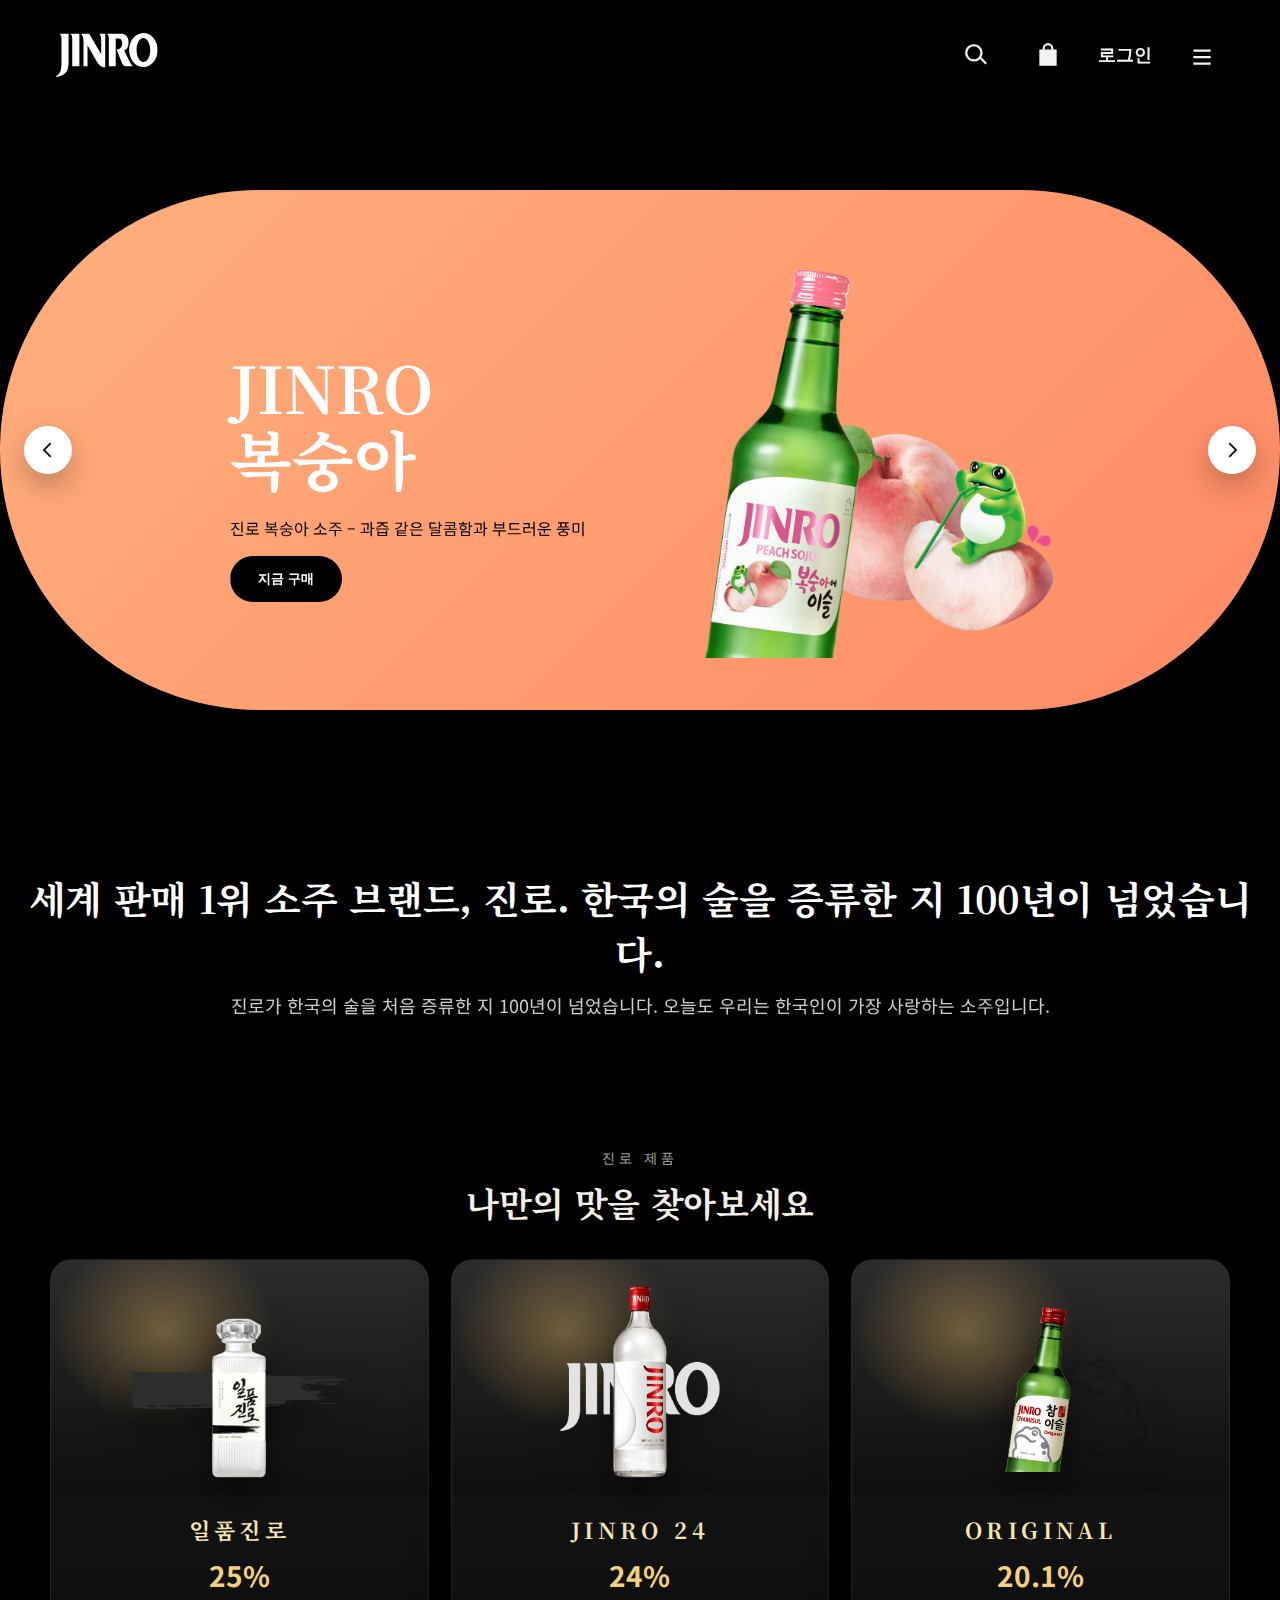
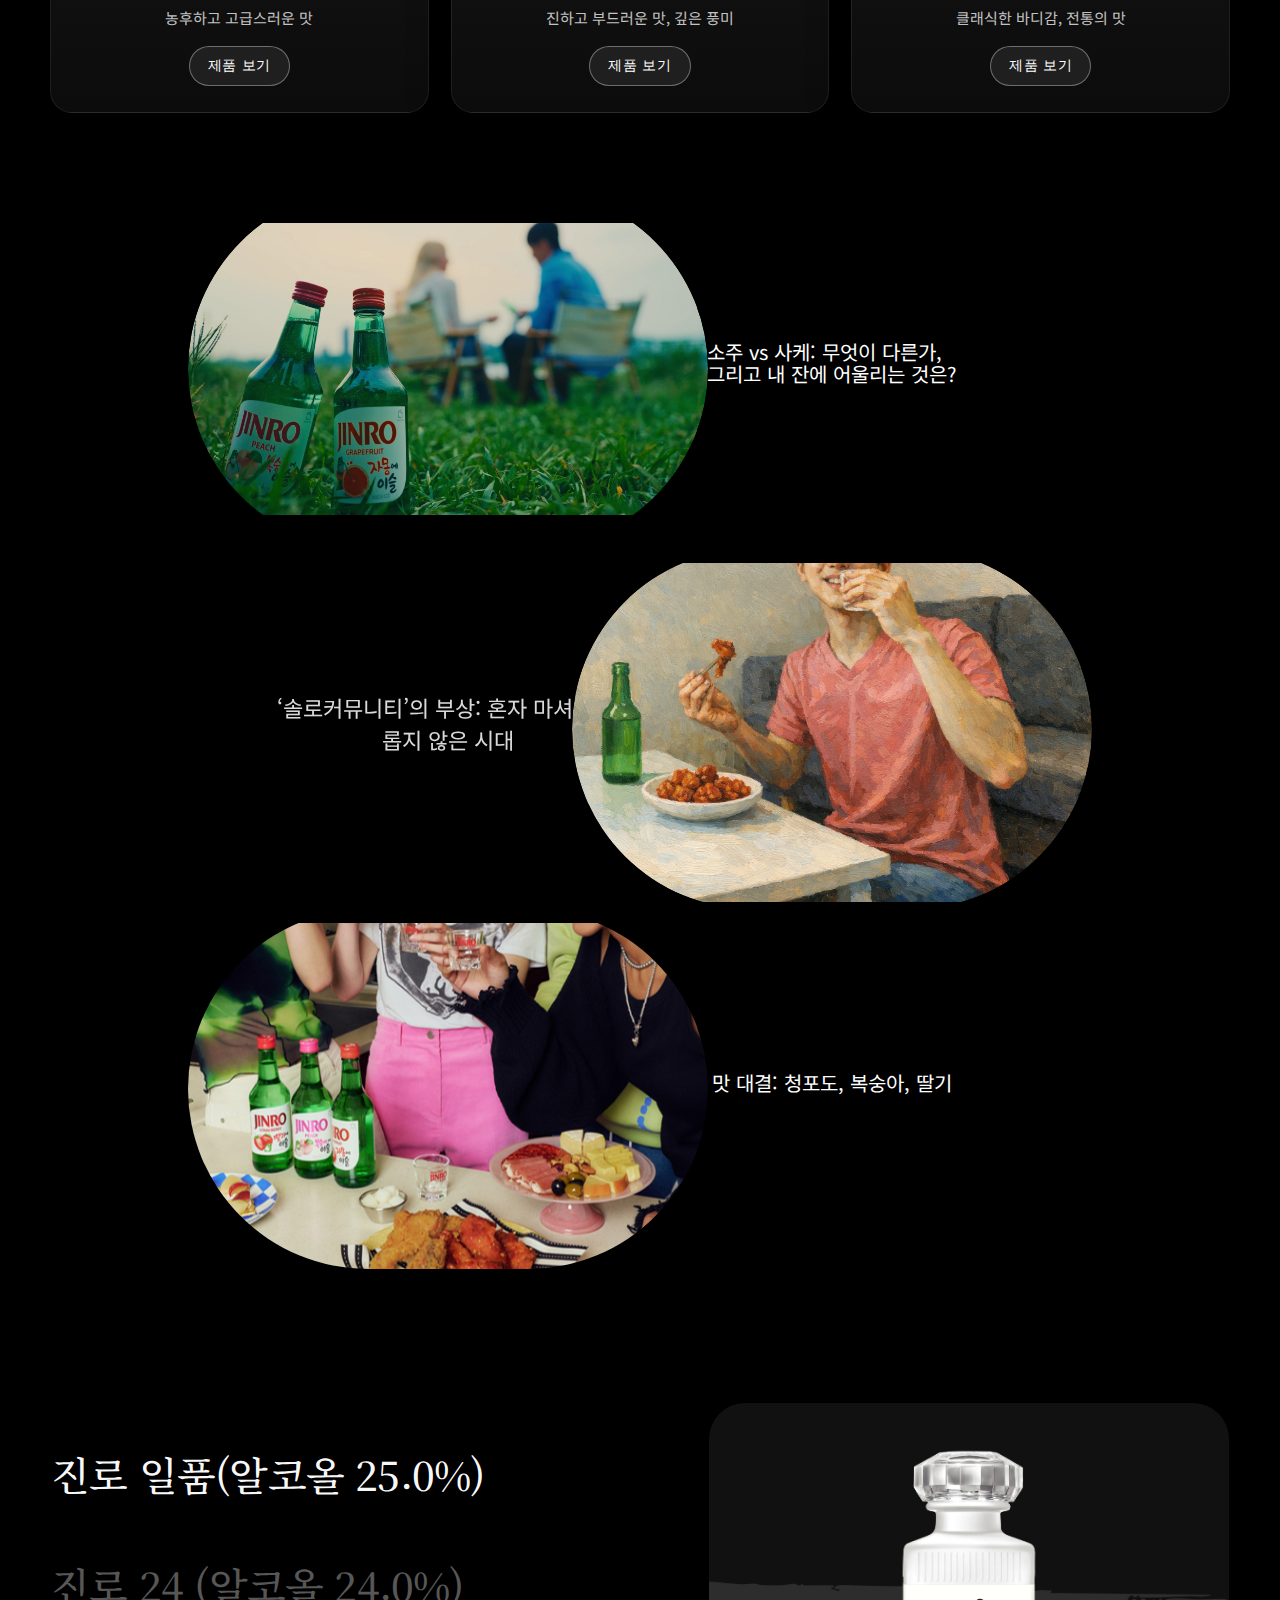
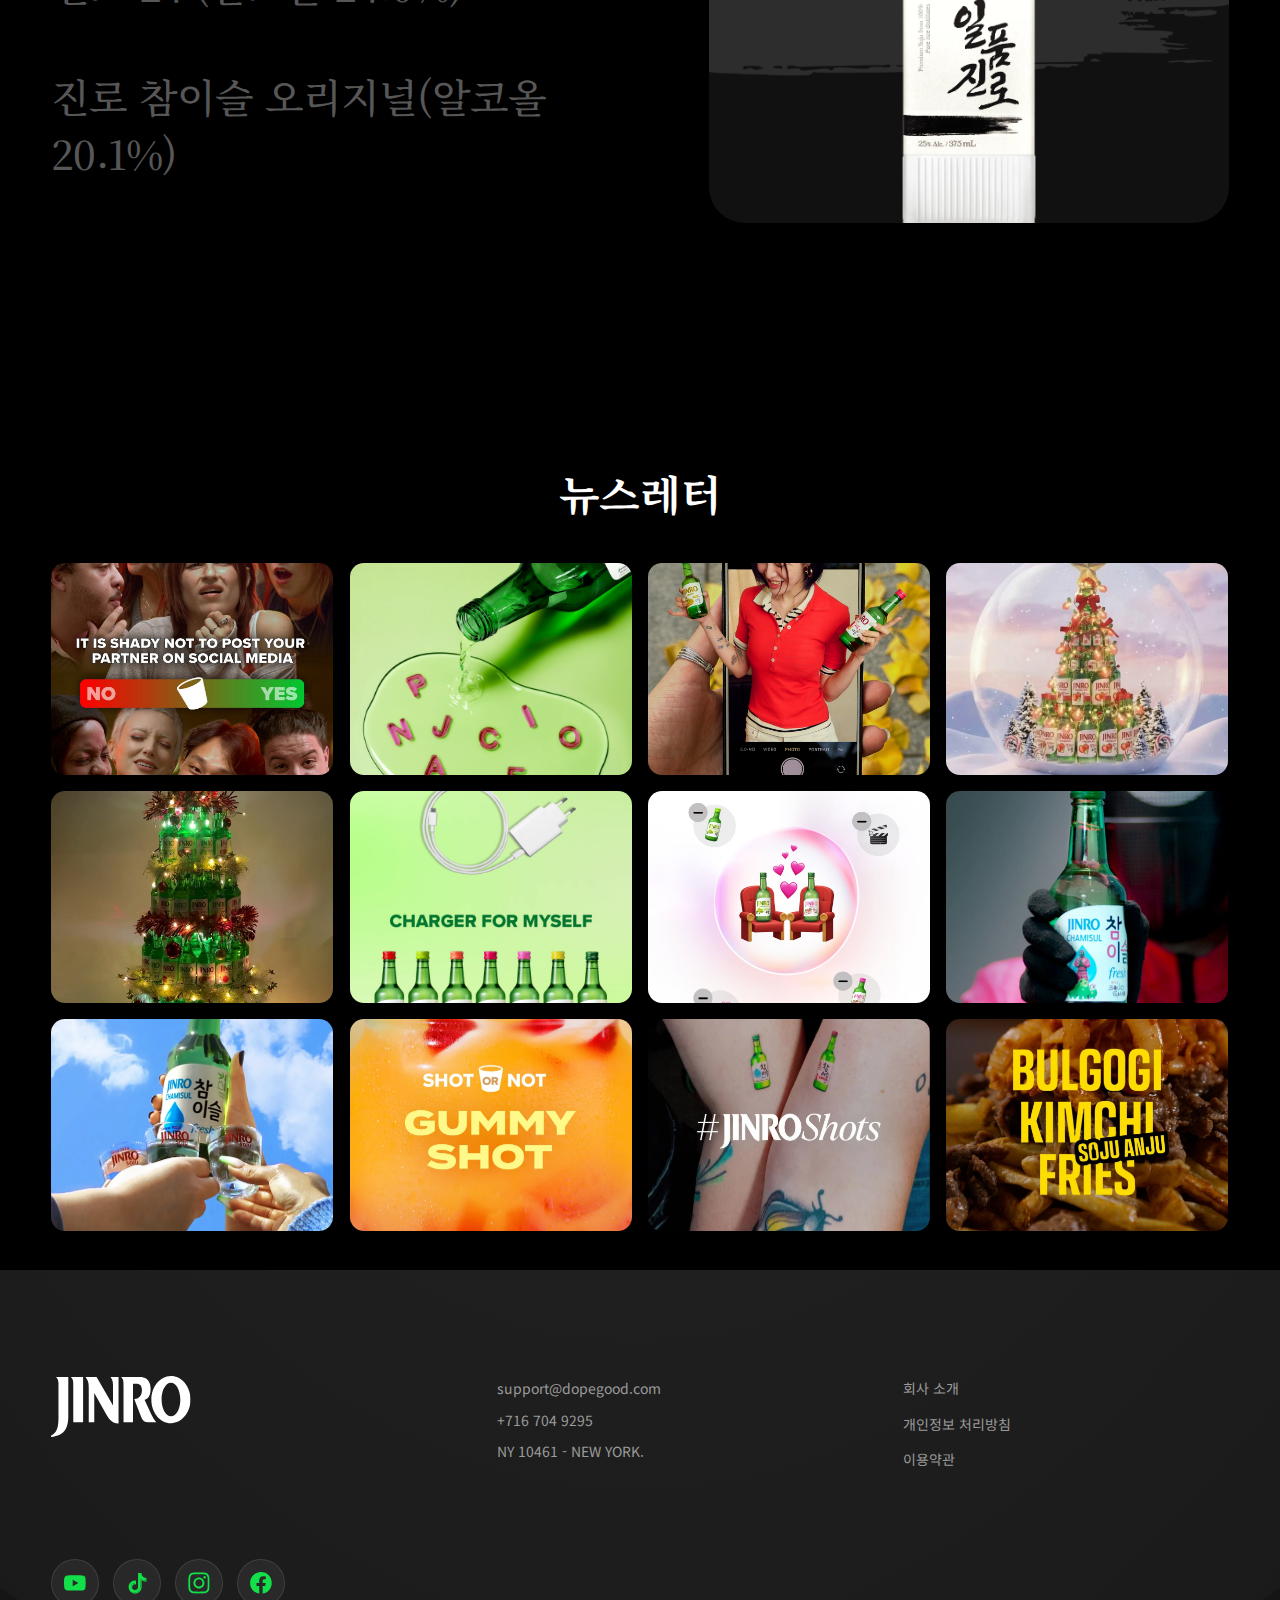
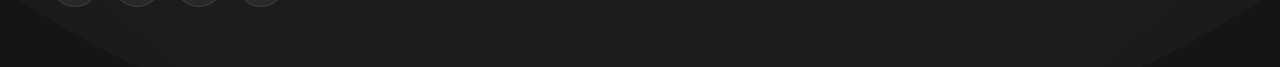
<file: projects/project1/index.html>
<!DOCTYPE html>
<html lang="ko">
<head>
  <meta charset="UTF-8" />
  <meta name="viewport" content="width=device-width, initial-scale=1.0" />
  <title>Project 1</title>
  <link rel="preconnect" href="https://fonts.googleapis.com" />
  <link rel="preconnect" href="https://fonts.gstatic.com" crossorigin />
  <link href="https://fonts.googleapis.com/css2?family=Noto+Sans+KR:wght@300;400;500;600;700&family=Noto+Serif+KR:wght@400;500;600;700&display=swap" rel="stylesheet" />
  <link rel="stylesheet" href="./css/index.css" />
  <script src="./js/dev-egg.js"></script>
</head>

<body>
  
  <header class="header">
    <div class="header-inner">
      <a class="header-logo" href="/" aria-label="홈">
        <span class="logo-mark"><img src="./img/logo.svg" alt=""></span>
      </a>

      <nav class="header-actions" aria-label="헤더 동작">
        <button class="icon-button" type="button" aria-label="검색">
          <svg viewBox="0 0 24 24" aria-hidden="true">
            <path d="M10 18a8 8 0 1 1 5.3-14 8 8 0 0 1-5.3 14Zm0-2a6 6 0 1 0 0-12 6 6 0 0 0 0 12Zm10.7 4.7-5.2-5.2 1.4-1.4 5.2 5.2-1.4 1.4Z"/>
          </svg>
        </button>

        <button class="icon-button" type="button" aria-label="장바구니">
          <svg viewBox="0 0 24 24" aria-hidden="true">
            <path d="M7 7V6a5 5 0 0 1 10 0v1h3v15H4V7h3Zm2 0h6V6a3 3 0 0 0-6 0v1Z"/>
          </svg>
        </button>

        <button class="login-btn" type="button">로그인</button>

        
        <button class="icon-button" type="button" aria-label="메뉴" data-menu-toggle>
          <svg viewBox="0 0 24 24" aria-hidden="true">
            <path d="M4 7h16v2H4V7Zm0 6h16v2H4v-2Zm0 6h16v2H4v-2Z"/>
          </svg>
        </button>
      </nav>
    </div>

    
    <aside class="menu-panel" aria-hidden="true" id="menuPanel">
      <div class="menu-top">
        <button class="icon-button" type="button" aria-label="검색">
          <svg viewBox="0 0 24 24" aria-hidden="true">
            <path d="M10 18a8 8 0 1 1 5.3-14 8 8 0 0 1-5.3 14Zm0-2a6 6 0 1 0 0-12 6 6 0 0 0 0 12Zm10.7 4.7-5.2-5.2 1.4-1.4 5.2 5.2-1.4 1.4Z"/>
          </svg>
        </button>

        <button class="icon-button" type="button" aria-label="장바구니">
          <svg viewBox="0 0 24 24" aria-hidden="true">
            <path d="M7 7V6a5 5 0 0 1 10 0v1h3v15H4V7h3Zm2 0h6V6a3 3 0 0 0-6 0v1Z"/>
          </svg>
        </button>

        <button class="login-btn" type="button">로그인</button>

      </div>

      <nav class="menu-nav" aria-label="사이트 메뉴">
        <a class="menu-item is-current" href="#">홈</a>
        <a class="menu-item" href="#">쇼핑</a>
        <a class="menu-item" href="#">소개</a>
        <a class="menu-item" href="#">문의</a>
      </nav>

    </aside>
  </header>

  <section class="carousel">
    <button class="carousel-arrow carousel-arrow--prev" type="button" aria-label="이전 슬라이드" data-carousel-prev>
      <svg viewBox="0 0 24 24" aria-hidden="true">
        <path d="M15.7 5.3 9 12l6.7 6.7-1.4 1.4L6.2 12l8.1-8.1 1.4 1.4Z"/>
      </svg>
    </button>

    <div class="carousel-track">
      <article class="carousel-slide carousel-slide--1">
        <div class="carousel-content">
          <h2>JINRO<br> 청포도</h2>
          <p>진로 청포도 소주 – 달콤하고 과일 향 가득한 한국의 술</p>
          <button class="cta-btn">지금 구매</button>
        </div>
        <div class="carousel-visual">
          <img src="./img/s1.webp" alt="Chair" />
        </div>
      </article>

      <article class="carousel-slide carousel-slide--2">
        <div class="carousel-content">
          <h2>JINRO<br> 자두</h2>
          <p>진로 자두 소주 – 부드럽고 달콤한 정통 맛</p>
          <button class="cta-btn">지금 구매</button>
        </div>
        <div class="carousel-visual">
          <img src="./img/s2.webp" alt="Sofa" />
        </div>
      </article>

      <article class="carousel-slide carousel-slide--3">
        <div class="carousel-content">
          <h2>JINRO<br> 복숭아</h2>
          <p>진로 복숭아 소주 – 과즙 같은 달콤함과 부드러운 풍미</p>
          <button class="cta-btn">지금 구매</button>
        </div>
        <div class="carousel-visual">
          <img src="./img/s3.webp" alt="Item" />
        </div>
      </article>

      <article class="carousel-slide carousel-slide--4">
        <div class="carousel-content">
          <h2>JINRO <br> 자몽</h2>
          <p>진로 자몽 소주 – 상큼한 한국식 시트러스 풍미</p>
          <button class="cta-btn">지금 구매</button>
        </div>
        <div class="carousel-visual">
          <img src="./img/s4.webp" alt="Chair" />
        </div>
      </article>

      <article class="carousel-slide carousel-slide--5">
        <div class="carousel-content">
          <h2>JINRO <br>레몬</h2>
          <p>진로 레몬 소주 – 깔끔하고 상쾌한 시트러스 맛</p>
          <button class="cta-btn">지금 구매</button>
        </div>
        <div class="carousel-visual">
          <img src="./img/s5.webp" alt="Sofa" />
        </div>
      </article>

      <article class="carousel-slide carousel-slide--6">
        <div class="carousel-content">
          <h2>JINRO <br>딸기</h2>
          <p>진로 딸기 소주 – 풍부한 과일 향의 한국 술</p>
          <button class="cta-btn">지금 구매</button>
        </div>
        <div class="carousel-visual">
          <img src="./img/s6.webp" alt="Item" />
        </div>
      </article>
    </div>

    <button class="carousel-arrow carousel-arrow--next" type="button" aria-label="다음 슬라이드" data-carousel-next>
      <svg viewBox="0 0 24 24" aria-hidden="true">
        <path d="m8.3 18.7 6.7-6.7-6.7-6.7 1.4-1.4L17.8 12l-8.1 8.1-1.4-1.4Z"/>
      </svg>
    </button>
  </section>

  <section class="intro-copy float-host">
    <h2>세계 판매 1위 소주 브랜드, 진로. 한국의 술을 증류한 지 100년이 넘었습니다.</h2>
    <p>진로가 한국의 술을 처음 증류한 지 100년이 넘었습니다. 오늘도 우리는 한국인이 가장 사랑하는 소주입니다.</p>
    <img class="side-float side-float--1 is-left" src="./img/s_m1.webp" alt="캐릭터 이미지 1" />
  </section>

  <section class="product-row float-host">
    <div class="product-row__inner">
      <header class="product-row__head">
        <p>진로 제품</p>
        <h2>나만의 맛을 찾아보세요</h2>
      </header>
      <img class="side-float side-float--2 is-right" src="./img/s_m2.webp" alt="캐릭터 이미지 2" />

      <div class="product-row__grid">
        <article class="product-card">
          <div class="product-card__media">
            <img src="./img/c1.webp" alt="Jinro Lemon" />
          </div>
          <div class="product-card__body">
            <h3>일품진로</h3>
            <p class="product-card__abv">25%</p>
            <p class="product-card__desc">농후하고 고급스러운 맛</p>
            <button class="product-card__btn" type="button">제품 보기</button>
          </div>
        </article>

        <article class="product-card">
          <div class="product-card__media">
            <img src="./img/c2.webp" alt="Jinro 24" />
          </div>
          <div class="product-card__body">
            <h3>JINRO 24</h3>
            <p class="product-card__abv">24%</p>
            <p class="product-card__desc">진하고 부드러운 맛, 깊은 풍미</p>
            <button class="product-card__btn" type="button">제품 보기</button>
          </div>
        </article>

        <article class="product-card">
          <div class="product-card__media">
            <img src="./img/c3.webp" alt="Jinro Original" />
          </div>
          <div class="product-card__body">
            <h3>ORIGINAL</h3>
            <p class="product-card__abv">20.1%</p>
            <p class="product-card__desc">클래식한 바디감, 전통의 맛</p>
            <button class="product-card__btn" type="button">제품 보기</button>
          </div>
        </article>
      </div>
    </div>
  </section>

  <section class="story float-host">
    <img class="side-float side-float--3 is-left" src="./img/s_m3.webp" alt="캐릭터 이미지 3" />
    <img class="side-float side-float--4 is-right" src="./img/s_m4.webp" alt="캐릭터 이미지 4" />
    <div class="story-item">
      
      <div class="story-left">
        <p>소주와 사케는 비슷해 보이지만, 서로 다른 문화와 전통 속에서 만들어진 전혀 다른 술입니다.</p>
      </div>

      
      <div class="story-media">
        <img src="./img/s2_1.jpg" alt="">
      </div>

      
      <div class="story-right">
        <p>소주 vs 사케: 무엇이 다른가, <br>그리고 내 잔에 어울리는 것은?</p>
      </div>
    </div>
    <div class="story-item" data-direction="reverse">
      
      <div class="story-left">
        <p>‘솔로커뮤니티’의 부상: 혼자 마셔도 외롭지 않은 시대</p>
      </div>

      
      <div class="story-media">
        <img src="./img/s2_2.png" alt="">
      </div>

      
      <div class="story-right">
        <p>더 많은 사람들이 고독이 아닌 편안함 속에서 <br>혼자만의 시간을 즐깁니다. <br> 이런 라이프스타일이 점점 확산되고 있습니다.</p>
      </div>
    </div>
    <div class="story-item">
      
      <div class="story-left">
        <p>진로 청포도, 복숭아, 딸기 중 무엇을 고를지는 취향의 문제입니다. 각기 다른 달콤함과 향을 지녀 어떤 자리에서도 내게 맞는 맛을 찾기 쉽습니다.</p>
      </div>

      
      <div class="story-media">
        <img src="./img/s2_3.png" alt="">
      </div>

      
      <div class="story-right">
        <p>맛 대결: 청포도, 복숭아, 딸기</p>
      </div>
    </div>
  </section>

  <section class="lineup float-host">
  <img class="side-float side-float--5 is-left" src="./img/s_m5.webp" alt="캐릭터 이미지 5" />
  <div class="lineup-wrap">
    <ul class="lineup-list" aria-label="Benefits list">
      <li>
        <button class="lineup-item is-current" data-img="./img/c1.webp">
          진로 일품(알코올 25.0%)
        </button>
      </li>
      <li>
        <button class="lineup-item" data-img="./img/c2.webp">
          진로 24 (알코올 24.0%)
        </button>
      </li>
      <li>
        <button class="lineup-item" data-img="./img/c3.webp">
          진로 참이슬 오리지널(알코올 20.1%)
        </button>
      </li>
    </ul>

    <figure class="lineup-preview">
      <img id="lineupPreview" src="./img/c1.webp" alt="Benefit preview" />
    </figure>
  </div>
</section>

  <section class="gallery float-host">
    <h2 class="gallery-title">뉴스레터</h2>
    <img class="side-float side-float--6 is-right" src="./img/s_m6.webp" alt="캐릭터 이미지 6" />
    <div class="gallery-grid">
      <img src="./img/s4_1.jpg" alt="Gallery 1">
      <img src="./img/s4_2.jpg" alt="Gallery 2">
      <img src="./img/s4_3.jpg" alt="Gallery 3">
      <img src="./img/s4_4.jpg" alt="Gallery 4">
      <img src="./img/s4_5.jpg" alt="Gallery 5">
      <img src="./img/s4_6.jpg" alt="Gallery 6">
      <img src="./img/s4_7.jpg" alt="Gallery 7">
      <img src="./img/s4_8.webp" alt="Gallery 8">
      <img src="./img/s4_9.webp" alt="Gallery 9">
      <img src="./img/s4_10.webp" alt="Gallery 10">
      <img src="./img/s4_11.webp" alt="Gallery 11">
      <img src="./img/s4_12.webp" alt="Gallery 12">
    </div>
  </section>

<footer class="footer">
  <div class="footer-grid">
    
    <div class="footer-block footer-block--brand">
      <div class="footer-mark"><img src="./img/logo.svg" alt=""></div>
      </p>
    </div>

    
    <div class="footer-block footer-block--contact">
      <p>support@dopegood.com</p>
      <p>+716 704 9295</p>
      <p>NY 10461 - NEW YORK.</p>
    </div>

    
    <div class="footer-block">
      <a href="#">회사 소개</a>
      <a href="#">개인정보 처리방침</a>
      <a href="#">이용약관</a>
    </div>

    
    <div class="footer-block footer-block--news">
      <nav class="footer-socials" aria-label="SNS">
        <a class="footer-social" href="#" aria-label="SNS 1">
          <img src="./img/sns1.svg" alt="SNS 1" />
        </a>
        <a class="footer-social" href="#" aria-label="SNS 2">
          <img src="./img/sns2.svg" alt="SNS 2" />
        </a>
        <a class="footer-social" href="#" aria-label="SNS 3">
          <img src="./img/sns3.svg" alt="SNS 3" />
        </a>
        <a class="footer-social" href="#" aria-label="SNS 4">
          <img src="./img/sns4.svg" alt="SNS 4" />
        </a>
      </nav>
    </div>
  </div>
</footer>

  
  <script src="https://code.jquery.com/jquery-3.7.1.min.js"></script>
  <script src="./js/index.js"></script>
</body>
</html>
</file>
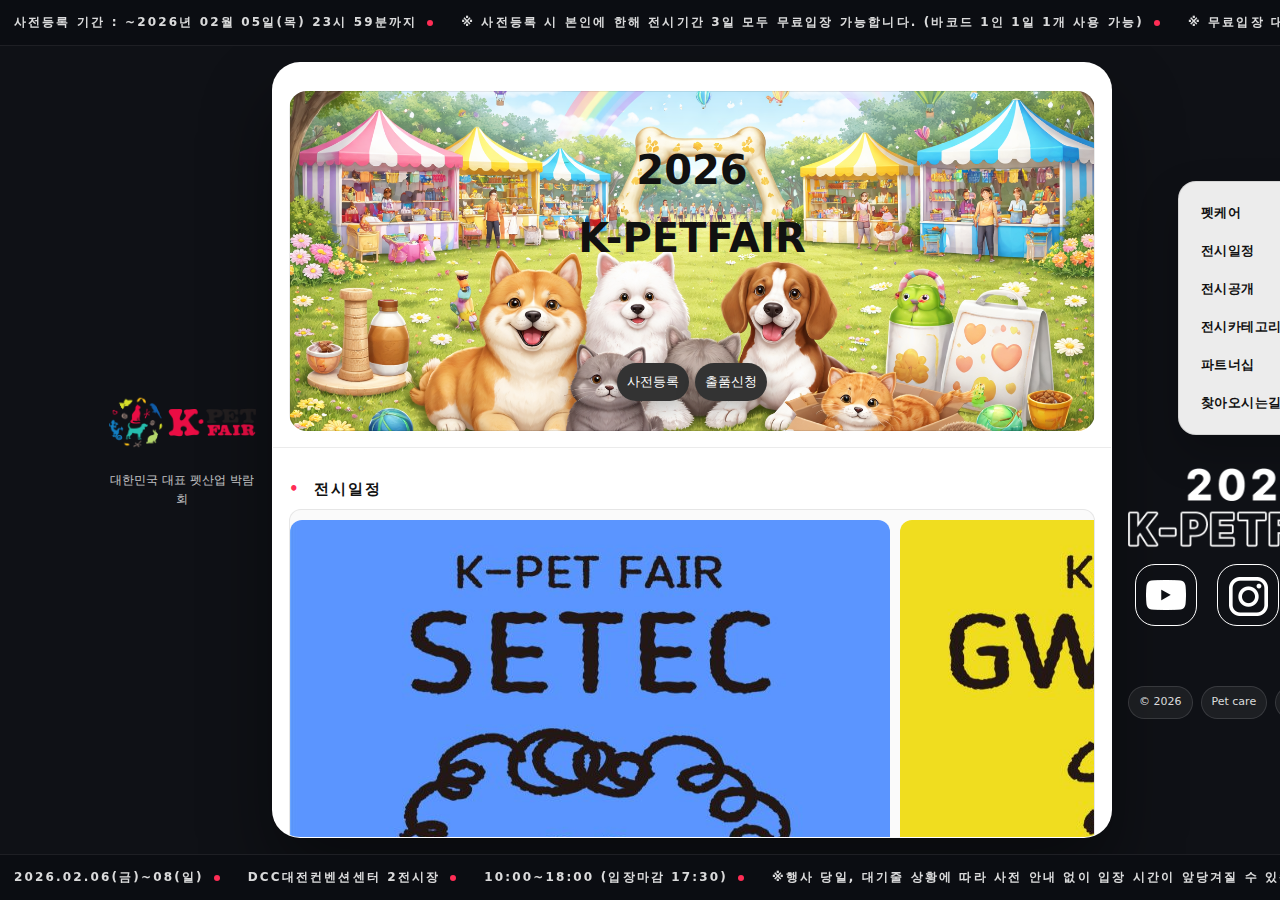
<file: projects/project3/index.html>
<!doctype html>
<html lang="ko">
<head>
  <meta charset="utf-8" />
  <meta name="viewport" content="width=device-width,initial-scale=1" />
  <title>Project 3</title>
  <link rel="stylesheet" href="./css/index.css" />
</head>

<body>
  <div class="marquee marquee--top" aria-label="Top marquee">
    <div class="marquee__viewport">
      <div class="marquee__track" id="marqueeTop">
        <span class="marquee__item">
          사전등록 기간 : ~2026년 02월 05일(목) 23시 59분까지
          <i class="marquee__dot"></i>
        </span>
        <span class="marquee__item">
          ※ 사전등록 시 본인에 한해 전시기간 3일 모두 무료입장 가능합니다. (바코드 1인 1일 1개 사용 가능)
          <i class="marquee__dot"></i>
        </span>
        <span class="marquee__item">
          ※ 무료입장 대상 : 2011년생 이후 출생자(16세 이하)/1961년생 이전 출생자(66세 이상)/장애인(복지카드 소지자)/국가 유공자(신분증 소지자)/헌혈견 헌혈증 소지자(1인)/반려동물산업 종사자/프레스/외국인
          <i class="marquee__dot"></i>
        </span>
        
        <span class="marquee__item">
          사전등록 기간 : ~2026년 02월 05일(목) 23시 59분까지
          <i class="marquee__dot"></i>
        </span>
        <span class="marquee__item">
          ※ 사전등록 시 본인에 한해 전시기간 3일 모두 무료입장 가능합니다. (바코드 1인 1일 1개 사용 가능)
          <i class="marquee__dot"></i>
        </span>
        <span class="marquee__item">
          ※ 무료입장 대상 : 2011년생 이후 출생자(16세 이하)/1961년생 이전 출생자(66세 이상)/장애인(복지카드 소지자)/국가 유공자(신분증 소지자)/헌혈견 헌혈증 소지자(1인)/반려동물산업 종사자/프레스/외국인
          <i class="marquee__dot"></i>
        </span>
      </div>
    </div>
  </div>

  <div class="layout">
    <aside class="side side--left" aria-label="Left branding">
      <div class="brand">
        <div class="brand__mark" aria-hidden="true"></div>
        <div class="brand__text">
          <h1 class="brand__name">
            <a href="#">
              <img src="./img/logo.png" alt="logo">
            </a>
          </h1>
          <div class="leftVisual__hint">대한민국 대표 펫산업 박람회</div>
        </div>
      </div>
    </aside>

    <main class="websiteShell" aria-label="Center website">
      <div class="websiteScroll" id="websiteScroll" tabindex="0">
        <header class="websiteHeader" id="sectionTop">
          <div class="websiteHeader__top"></div>

          <div class="heroPoster">
            <div class="heroPoster__content">
              <h1 class="heroPoster__title">2026</h1>
              <p class="heroPoster__sub">K-PETFAIR</p>
              <button>사전등록</button>
              <button>출품신청</button>
            </div>
          </div>
        </header>

        <div class="websiteContent">
          <section class="contentSection section_1" id="sectionAbout">
            <h2 class="sectionTitle">
              <span class="sectionTitle__dot">•</span> 전시일정
            </h2>

            <div class="contentCard imageSlider">
              <ul>
                <li><a href="#"><img src="./img/1.jpg" alt="1"></a></li>
                <li><a href="#"><img src="./img/2.jpg" alt="2"></a></li>
                <li><a href="#"><img src="./img/3.jpg" alt="3"></a></li>
                <li><a href="#"><img src="./img/4.jpg" alt="4"></a></li>
                <li><a href="#"><img src="./img/5.jpg" alt="5"></a></li>
                <li><a href="#"><img src="./img/6.jpg" alt="6"></a></li>
              </ul>
            </div>
          </section>

          <section class="contentSection section_2" id="sectionNews">
            <h2 class="sectionTitle">
              <span class="sectionTitle__dot">•</span> 전시공개
            </h2>

            <div class="contentCard contentCard--grid">
              <ul>
                <li><a href="#"><img src="./img/26main_b2b_01.png" alt=""></a></li>
                <li><a href="#"><img src="./img/26main_b2b_02.png" alt=""></a></li>
                <li><a href="#"><img src="./img/26main_b2b_03.png" alt=""></a></li>
                <li><a href="#"><img src="./img/26main_b2b_06.png" alt=""></a></li>
                <li><a href="#"><img src="./img/26main_b2b_09.png" alt=""></a></li>
                <li><a href="#"><img src="./img/26main_b2b_08.png" alt=""></a></li>
              </ul>
            </div>
          </section>

          <section class="contentSection section_3" id="sectionArtists">
            <h2 class="sectionTitle">
              <span class="sectionTitle__dot">•</span>전시카테고리
            </h2>

            <div class="hoverCard">
              <img src="./img/s2_1.png" alt="s2">
              <div class="hoverCard__overlay">
                <h3>펫푸드</h3>
                <p>사료(건사료, 습식, 생식 등) 및 간식(캔, 파우치, 트릿, 져키, 수제간식 등) 등</p>
              </div>
            </div>

            <div class="hoverCard">
              <img src="./img/s2_2.png" alt="s2">
              <div class="hoverCard__overlay">
                <h3>이동용품</h3>
                <p>이동용품(유모차, 캐리어, 슬링백 등), 산책용품(하네스, 목줄, 리드줄, 등), 기타 용품(물통, 휴대용 식기, 배변봉투, 고글 등)</p>
              </div>
            </div>

            <div class="hoverCard">
              <img src="./img/s2_3.png" alt="s2">
              <div class="hoverCard__overlay">
                <h3>생활용품</h3>
                <p>목욕용품(샴푸, 세정제, 보습제 등), 미용용품(드라이룸, 미용기기 등), 위생/배변용품(탈취제, 배변패드 등) 등</p>
              </div>
            </div>

            <div class="hoverCard">
              <img src="./img/s2_4.png" alt="s2">
              <div class="hoverCard__overlay">
                <h3>여행</h3>
                <p>숙박, 관광지, 운송수단, 서비스 등</p>
              </div>
            </div>

            <div class="hoverCard">
              <img src="./img/s2_5.png" alt="s2">
              <div class="hoverCard__overlay">
                <h3>라이프스타일</h3>
                <p>패브릭(방석, 쿠션 등), 가구(소파, 계단, 캣타워 등), 기타용품(펫캠, 매트 등) 등</p>
              </div>
            </div>

            <div class="hoverCard">
              <img src="./img/s2_6.png" alt="s2">
              <div class="hoverCard__overlay">
                <h3>테크</h3>
                <p>원격 제어 시스템, 홈카메라, 청소기, 자동급식기 등</p>
              </div>
            </div>
          </section>

          <section class="contentSection section_4" id="sectionAccess">
            <h2 class="sectionTitle">
              <span class="sectionTitle__dot">•</span>파트너십
            </h2>

            <div class="s4Box">
              <img src="./img/2024kpet-fb07.png" alt="1">
              <img src="./img/2024kpet-fb09.png" alt="2">
              <img src="./img/2024kpet-fb10.png" alt="3">
              <img src="./img/2024kpet-fb11.png" alt="4">
              <img src="./img/2024kpet-fb12.png" alt="5">
              <img src="./img/2024kpet-fb13.png" alt="6">
              <img src="./img/2024kpet-fb14.png" alt="7">
              <img src="./img/2024kpet-fb15.png" alt="8">
              <img src="./img/2024kpet-fb16.png" alt="9">
              <img src="./img/2024kpet-fb17.png" alt="10">
              <img src="./img/2024kpet-fb18.png" alt="11">
              <img src="./img/2024kpet-fb19.png" alt="12">
              <img src="./img/2024kpet-fb20.png" alt="13">
              <img src="./img/2024kpet-fb21.png" alt="14">
              <img src="./img/2024kpet-fb22.png" alt="15">
              <img src="./img/2024kpet-fb23.png" alt="16">
              <img src="./img/2024kpet-fb24.png" alt="17">
              <img src="./img/2024kpet-fb25.png" alt="18">
              <img src="./img/2024kpet-fb26.png" alt="19">
              <img src="./img/2024kpet-fb27.png" alt="20">
            </div>
          </section>

          <section class="contentSection section_5" id="sectionTicket">
            <h2 class="sectionTitle">
              <span class="sectionTitle__dot">•</span> 오시는 길
            </h2>

            <div class="mapBox">
              <iframe
                src="https://www.google.com/maps/embed?pb=!1m18!1m12!1m3!1d3212.403690166015!2d127.3892000763907!3d36.37522029153943!2m3!1f0!2f0!3f0!3m2!1i1024!2i768!4f13.1!3m3!1m2!1s0x356549856f487a11%3A0xd03c3bec141f8760!2zREND64yA7KCE7Luo67Kk7IWY7IS87YSw!5e0!3m2!1sko!2skr!4v1766381613878!5m2!1sko!2skr"
                loading="lazy"
                referrerpolicy="no-referrer-when-downgrade"
                allowfullscreen>
              </iframe>
            </div>

            <div class="mapInfo">
              <p><strong>장소</strong> : 대전컨벤션센터(DCC)</p>
              <p><strong>주소</strong> : 대전광역시 유성구 엑스포로 107</p>
            </div>
          </section>

          <div class="spacer"></div>
        </div>
      </div>
    </main>

    <aside class="side side--right" aria-label="Right footer">
      <div class="rightStack">
        <nav class="quickMenu" aria-label="Quick menu">
          <a class="quickMenu__link" href="#sectionTop"><span>펫케어</span><i class="quickMenu__dot"></i></a>
          <a class="quickMenu__link" href="#sectionAbout"><span>전시일정</span><i class="quickMenu__dot"></i></a>
          <a class="quickMenu__link" href="#sectionNews"><span>전시공개</span><i class="quickMenu__dot"></i></a>
          <a class="quickMenu__link" href="#sectionArtists"><span>전시카테고리</span><i class="quickMenu__dot"></i></a>
          <a class="quickMenu__link" href="#sectionAccess"><span>파트너십</span><i class="quickMenu__dot"></i></a>
          <a class="quickMenu__link" href="#sectionTicket"><span>찾아오시는길</span><i class="quickMenu__dot"></i></a>
        </nav>

        <div class="footerInfo">
          <h2>
            <a href="#">
              <img src="./img/2026kpet-mat.png" alt="flogo">
            </a>
          </h2>

          <div class="footerInfo__text">
            <a href="#"><img src="./img/you.png" alt="you"></a>
            <a href="#"><img src="./img/in.png" alt="in"></a>
            <a href="#"><img src="./img/fe.png" alt="pe"></a>
          </div>

          <div class="footerBadges">
            <span class="footerBadge">© 2026</span>
            <span class="footerBadge">Pet care</span>
            <span class="footerBadge">Daejeon</span>
          </div>
        </div>
      </div>
    </aside>
  </div>

  <div class="marquee marquee--bottom" aria-label="Bottom marquee">
    <div class="marquee__viewport">
      <div class="marquee__track" id="marqueeBottom">
        <span class="marquee__item">2026.02.06(금)~08(일) <i class="marquee__dot"></i></span>
        <span class="marquee__item">DCC대전컨벤션센터 2전시장 <i class="marquee__dot"></i></span>
        <span class="marquee__item">10:00~18:00 (입장마감 17:30) <i class="marquee__dot"></i></span>
        <span class="marquee__item">※행사 당일, 대기줄 상황에 따라 사전 안내 없이 입장 시간이 앞당겨질 수 있습니다.<i class="marquee__dot"></i></span>

        <span class="marquee__item">2026.02.06(금)~08(일) <i class="marquee__dot"></i></span>
        <span class="marquee__item">DCC대전컨벤션센터 2전시장 <i class="marquee__dot"></i></span>
        <span class="marquee__item">10:00~18:00 (입장마감 17:30) <i class="marquee__dot"></i></span>
        <span class="marquee__item">※행사 당일, 대기줄 상황에 따라 사전 안내 없이 입장 시간이 앞당겨질 수 있습니다.<i class="marquee__dot"></i></span>

      </div>
    </div>
  </div>

  <script src="https://code.jquery.com/jquery-3.7.1.min.js"></script>
  <script src="js/index.js"></script>
  <script src="./js/dev-egg.js"></script>
</body>
</html>
</file>
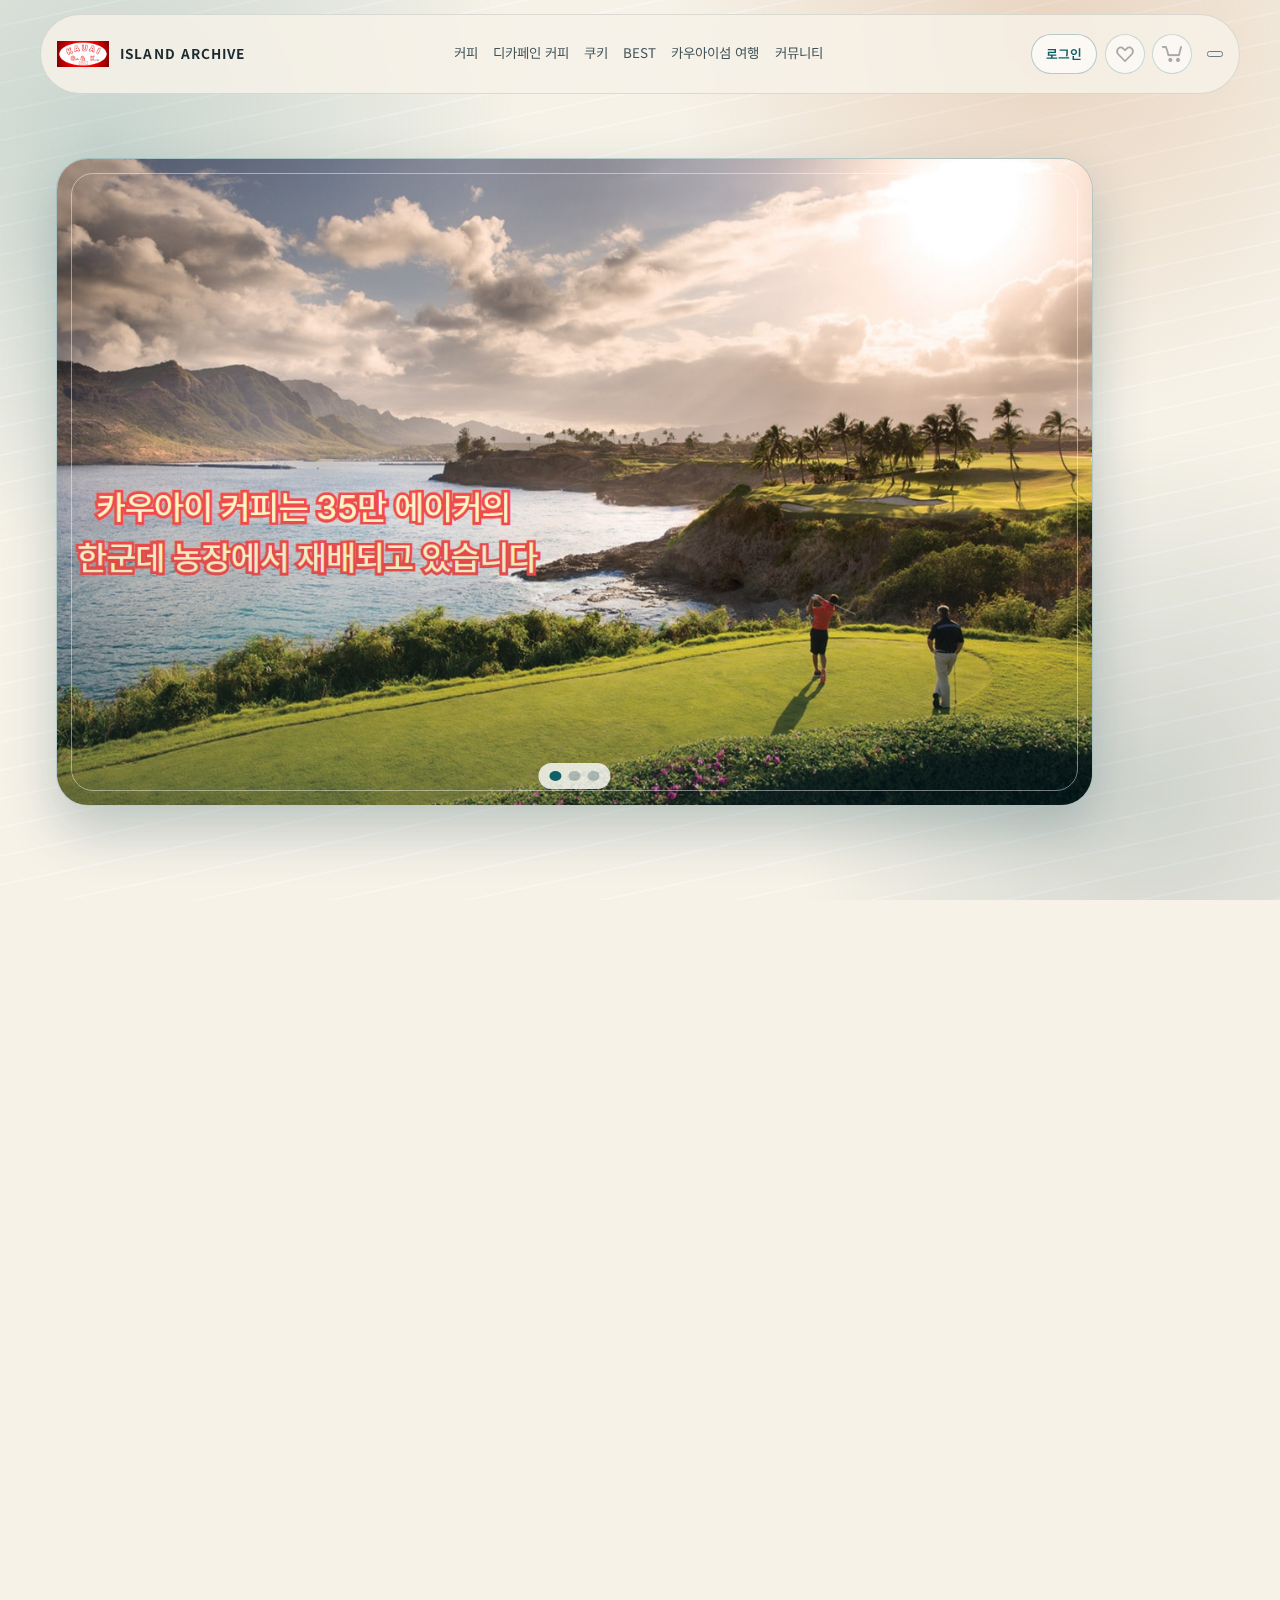
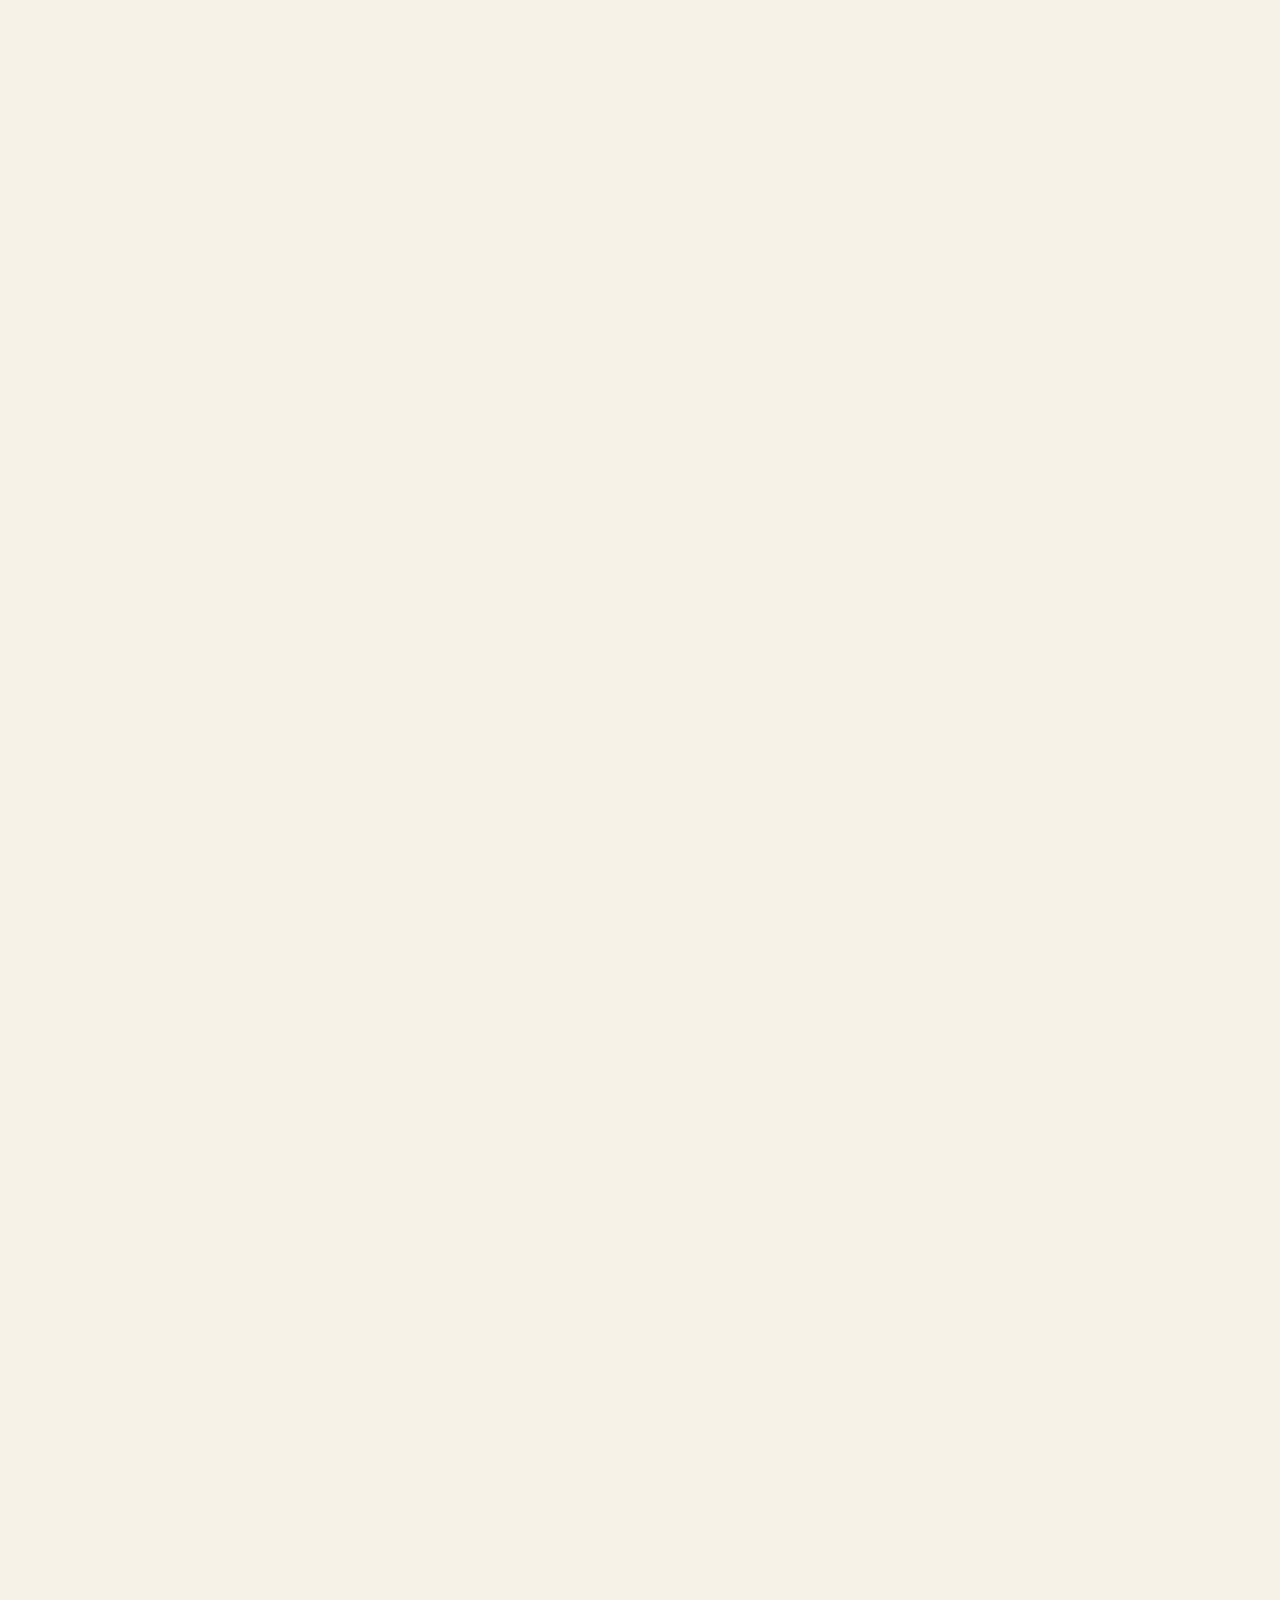
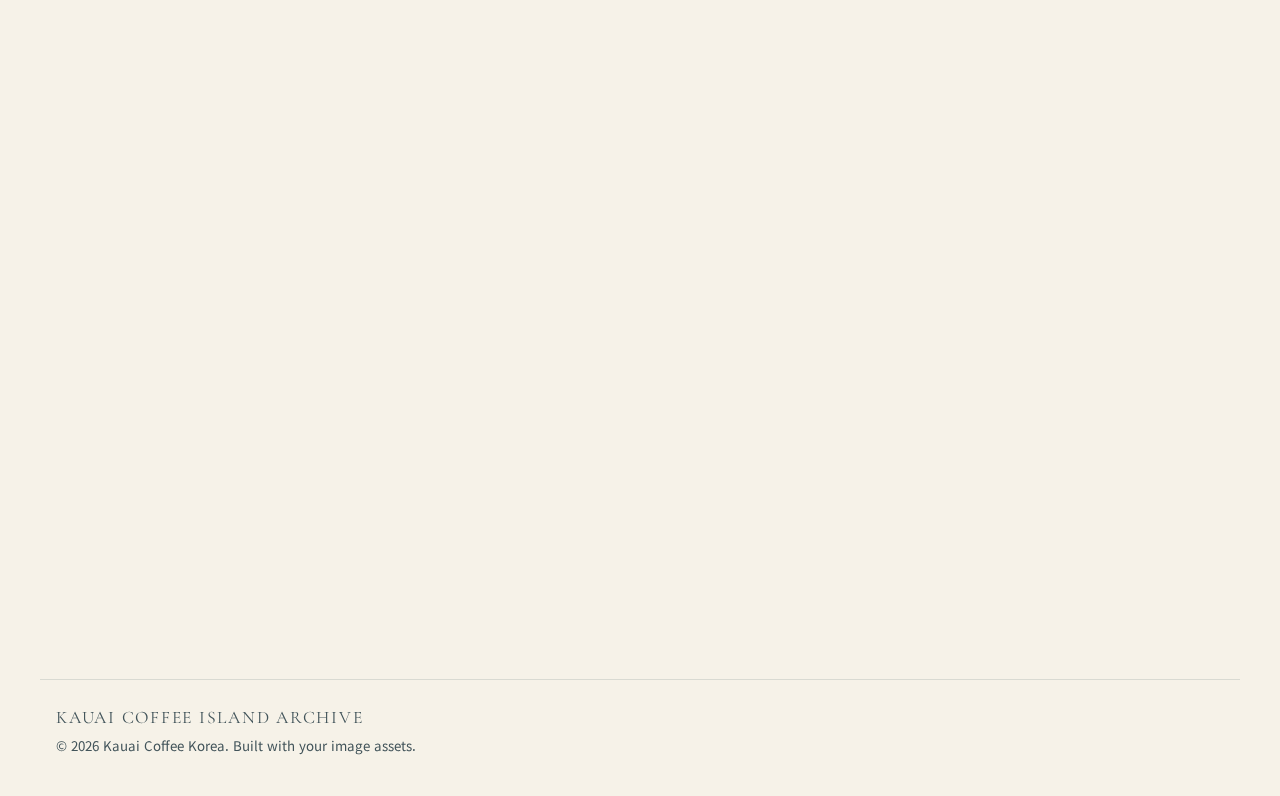
<file: projects/project6/index.html>
<!doctype html>
<html lang="ko">
  <head>
    <meta charset="UTF-8" />
    <meta name="viewport" content="width=device-width, initial-scale=1.0" />
    <title>KAUAI COFFEE | Island Archive</title>
    <link rel="preconnect" href="https://fonts.googleapis.com" />
    <link rel="preconnect" href="https://fonts.gstatic.com" crossorigin />
    <link
      href="https://fonts.googleapis.com/css2?family=Cormorant+Garamond:wght@500;600;700&family=Noto+Sans+KR:wght@300;400;500;700&display=swap"
      rel="stylesheet"
    />
    <link rel="stylesheet" href="css/index.css" />
  </head>
  <body>
    <div class="bg-layer" aria-hidden="true"></div>

    <header class="topbar">
      <a class="brand" href="#home">
        <img src="img/logo.png" alt="Kauai Coffee 로고" />
        <span>Island Archive</span>
      </a>
      <nav class="main-nav" id="mainNavMenu" aria-label="주요 메뉴">
        <a href="#shop">커피</a>
        <a href="#shop">디카페인 커피</a>
        <a href="#shop">쿠키</a>
        <a href="#shop">BEST</a>
        <a href="#story">카우아이섬 여행</a>
        <a href="#social">커뮤니티</a>
      </nav>
      <div class="top-actions" aria-label="유저 메뉴">
        <a class="login-btn" href="#" aria-label="로그인">로그인</a>
        <a class="icon-btn" href="#shop" aria-label="위시리스트">
          <img src="img/product_wish_before.png" alt="" />
        </a>
        <a class="icon-btn" href="#shop" aria-label="장바구니">
          <img src="img/product_basket.png" alt="" />
        </a>
      </div>
      <button
        class="menu-toggle"
        id="menuToggle"
        type="button"
        aria-label="메뉴 열기"
        aria-expanded="false"
        aria-controls="mainNavMenu"
      >
        <span></span>
        <span></span>
        <span></span>
      </button>
    </header>

    <main>
      <section class="hero reveal" id="home">
        <div class="hero-visual">
          <div class="hero-frame">
            <img id="heroImage" src="img/s1.jpg" alt="카우아이 해변 풍경" />
            <div class="hero-dots" id="heroDots" role="tablist" aria-label="메인 슬라이드">
              <button class="dot active" data-src="img/s1.jpg" data-alt="카우아이 해변 풍경" data-position="50% 50%" aria-label="슬라이드 1"></button>
              <button class="dot" data-src="img/s2.jpg" data-alt="카우아이 농장 풍경" data-position="50% 50%" aria-label="슬라이드 2"></button>
              <button class="dot" data-src="img/s3.jpg" data-alt="카우아이 산악 풍경" data-position="50% 50%" aria-label="슬라이드 3"></button>
            </div>
          </div>
        </div>
      </section>

      <section class="story reveal" id="story">
        <div class="section-head">
          <p class="eyebrow">Origin Route</p>
          <h2>원두가 컵에 닿기까지, 네 개의 섬 스테이지</h2>
        </div>
        <div class="story-grid">
          <article class="story-card">
            <img src="img/s2.png" alt="하와이 산지 풍경" />
            <div>
              <h3>01. Mountain Mist</h3>
              <p>고지대 안개와 화산토가 만들어내는 과일향 중심의 산미 밸런스.</p>
            </div>
          </article>
          <article class="story-card">
            <img src="img/s3.png" alt="해안 풍경" />
            <div>
              <h3>02. Coastal Drying</h3>
              <p>바닷바람을 타고 천천히 건조되어 단맛과 향의 레이어가 선명해집니다.</p>
            </div>
          </article>
          <article class="story-card">
            <img src="img/s4.png" alt="계곡 풍경" />
            <div>
              <h3>03. Valley Roast</h3>
              <p>로스팅 곡선을 길게 가져가, 다크 초콜릿과 캐러멜 노트를 안정적으로 표현.</p>
            </div>
          </article>
          <article class="story-card">
            <img src="img/s5.png" alt="농장 풍경" />
            <div>
              <h3>04. Farm Dispatch</h3>
              <p>수확 후 빠른 포장과 배송 동선으로 아로마 손실을 최소화합니다.</p>
            </div>
          </article>
        </div>
      </section>

      <section class="collection reveal" id="shop">
        <div class="section-head inline-head">
          <div>
            <p class="eyebrow">Bean Curation</p>
            <h2>취향별로 빠르게 고르는 시그니처 셀렉션</h2>
          </div>
          <div class="filters" role="tablist" aria-label="원두 필터">
            <button class="chip active" data-filter="all">All</button>
            <button class="chip" data-filter="fruity">Fruity</button>
            <button class="chip" data-filter="balanced">Balanced</button>
            <button class="chip" data-filter="bold">Bold</button>
            <button class="chip" data-filter="decaf">Decaf</button>
          </div>
        </div>

        <div class="product-wall" id="productWall">
          <article class="product-card tall" data-category="fruity">
            <img src="img/c1.gif" alt="Island Breeze 원두" loading="lazy" />
            <div class="product-copy">
              <h3>Island Breeze</h3>
              <p>파파야 · 재스민 · 라임 제스트</p>
              <strong>₩39,000</strong>
            </div>
          </article>

          <article class="product-card" data-category="balanced">
            <img src="img/c2.gif" alt="Kauai Classic 원두" loading="lazy" />
            <div class="product-copy">
              <h3>Kauai Classic</h3>
              <p>캐러멜 · 아몬드 · 브라운슈가</p>
              <strong>₩35,000</strong>
            </div>
          </article>

          <article class="product-card wide" data-category="bold">
            <img src="img/c3.gif" alt="Volcanic Roast 원두" loading="lazy" />
            <div class="product-copy">
              <h3>Volcanic Roast</h3>
              <p>다크초콜릿 · 토피 · 스모키 피니시</p>
              <strong>₩42,000</strong>
            </div>
          </article>

          <article class="product-card" data-category="balanced">
            <img src="img/c4.gif" alt="Sunset House Blend" loading="lazy" />
            <div class="product-copy">
              <h3>Sunset House Blend</h3>
              <p>오렌지 · 마카다미아 · 꿀</p>
              <strong>₩37,000</strong>
            </div>
          </article>

          <article class="product-card" data-category="decaf">
            <img src="img/c5.gif" alt="Moonlight Decaf" loading="lazy" />
            <div class="product-copy">
              <h3>Moonlight Decaf</h3>
              <p>코코아 · 시나몬 · 부드러운 바디</p>
              <strong>₩36,000</strong>
            </div>
          </article>

          <article class="product-card tall" data-category="bold">
            <img src="img/c6.gif" alt="Royal Kona Dark" loading="lazy" />
            <div class="product-copy">
              <h3>Royal Kona Dark</h3>
              <p>블랙베리 · 카카오닙 · 깊은 여운</p>
              <strong>₩43,000</strong>
            </div>
          </article>

          <article class="product-card" data-category="fruity">
            <img src="img/c7.gif" alt="Aloha Morning" loading="lazy" />
            <div class="product-copy">
              <h3>Aloha Morning</h3>
              <p>망고 · 시트러스 · 크리스프 산미</p>
              <strong>₩34,000</strong>
            </div>
          </article>

          <article class="product-card" data-category="balanced">
            <img src="img/c8.gif" alt="Hanapepe Medium" loading="lazy" />
            <div class="product-copy">
              <h3>Hanapepe Medium</h3>
              <p>비스킷 · 캐슈넛 · 깔끔한 끝맛</p>
              <strong>₩33,000</strong>
            </div>
          </article>

          <article class="product-card" data-category="bold">
            <img src="img/c9.gif" alt="Midnight Estate" loading="lazy" />
            <div class="product-copy">
              <h3>Midnight Estate</h3>
              <p>월넛 · 몰트 · 풍부한 바디</p>
              <strong>₩41,000</strong>
            </div>
          </article>

          <article class="product-card wide" data-category="fruity">
            <img src="img/c10.gif" alt="Garden Bloom" loading="lazy" />
            <div class="product-copy">
              <h3>Garden Bloom</h3>
              <p>플로럴 · 복숭아 · 화사한 단맛</p>
              <strong>₩38,000</strong>
            </div>
          </article>

          <article class="product-card" data-category="decaf">
            <img src="img/c13.gif" alt="Quiet Island Decaf" loading="lazy" />
            <div class="product-copy">
              <h3>Quiet Island Decaf</h3>
              <p>곡물 · 초콜릿 · 라운드 밸런스</p>
              <strong>₩36,000</strong>
            </div>
          </article>

          <article class="product-card" data-category="balanced">
            <img src="img/c15.gif" alt="Signature Estate" loading="lazy" />
            <div class="product-copy">
              <h3>Signature Estate</h3>
              <p>바닐라 · 헤이즐넛 · 크리미</p>
              <strong>₩40,000</strong>
            </div>
          </article>
        </div>
      </section>

      <section class="lab reveal" id="lab">
        <div class="lab-panel">
          <div class="lab-head">
            <p class="eyebrow">Blend Lab</p>
            <h2>오늘의 무드를 고르면, 어울리는 원두를 제안해드릴게요.</h2>
          </div>
          <div class="lab-form">
            <div class="lab-fields">
              <label>
                Mood
                <select id="moodSelect">
                  <option value="calm">차분하게 집중하고 싶어요</option>
                  <option value="bright">상쾌하게 시작하고 싶어요</option>
                  <option value="deep">진하고 묵직한 한 잔이 좋아요</option>
                </select>
              </label>
              <label>
                Aroma
                <select id="aromaSelect">
                  <option value="nutty">고소한 향</option>
                  <option value="floral">꽃향 / 과일향</option>
                  <option value="choco">초콜릿 계열</option>
                </select>
              </label>
            </div>
            <button id="recommendBtn" class="btn btn-primary" type="button">추천 받기</button>
          </div>
          <div class="recommend" id="recommendResult">
            <p>추천 결과가 여기 표시됩니다.</p>
          </div>
        </div>
      </section>

      <section class="social reveal" id="social">
        <div class="section-head">
          <p class="eyebrow">Aloha Club</p>
          <h2>원두 소식과 농장 스토리를 가장 먼저 받아보세요</h2>
        </div>

        <div class="social-layout">
          <div class="social-gallery">
            <img src="img/s1.png" alt="카우아이 해변" />
            <img src="img/s5.png" alt="카우아이 농장" />
            <img src="img/s3.png" alt="카우아이 산악 지형" />
          </div>
          <aside class="social-side">
            <p>Follow Us</p>
            <div class="social-icons">
              <a href="#" aria-label="instagram"><img src="img/sns1.png" alt="" /></a>
              <a href="#" aria-label="facebook"><img src="img/sns2.png" alt="" /></a>
              <a href="#" aria-label="youtube"><img src="img/sns3.png" alt="" /></a>
              <a href="#" aria-label="blog"><img src="img/sns4.png" alt="" /></a>
            </div>
            <form class="newsletter" action="#" method="post">
              <label for="emailInput">Newsletter</label>
              <input id="emailInput" type="email" placeholder="you@example.com" />
              <button type="submit" class="btn btn-primary">구독 신청</button>
            </form>
          </aside>
        </div>
      </section>
    </main>

    <footer class="footer">
      <p>KAUAI COFFEE ISLAND ARCHIVE</p>
      <small>© 2026 Kauai Coffee Korea. Built with your image assets.</small>
    </footer>

    <script src="js/index.js"></script>
  </body>
</html>
</file>
<file: projects/project1/css/index.css>
* {
  box-sizing: border-box;
}

:root{
  --font-sans: "Noto Sans KR", "Apple SD Gothic Neo", "Malgun Gothic", sans-serif;
  --font-serif: "Noto Serif KR", "Apple SD Gothic Neo", "Malgun Gothic", serif;
}

body {
  background: #000;
  margin: 0;
  font-family: var(--font-sans);
  overflow-x: hidden;
}

h1,
h2,
h3,
h4,
.menu-item,
.lineup-item{
  font-family: var(--font-serif);
}

.menu-panel{
  position: fixed;
  inset: 0;
  background:
    radial-gradient(1200px 600px at 50% 45%, rgba(255,255,255,0.06), transparent 55%),
    linear-gradient(180deg, rgba(0,0,0,0.92), rgba(0,0,0,0.96));
  z-index: 2000;

  opacity: 0;
  pointer-events: none;
  transition: opacity 220ms ease;
}

.is-menu-open .menu-panel{
  opacity: 1;
  pointer-events: auto;
}

.menu-top{
  position: absolute;
  top: 26px;
  right: 36px;
  display: inline-flex;
  align-items: center;
  gap: 26px;
}

.menu-nav{
  position: absolute;
  inset: 0;
  display: flex;
  flex-direction: column;
  align-items: center;
  justify-content: center;
  gap: 56px;
  text-align: center;
}

.menu-item{
  font-size: 56px;
  font-weight: 600;
  color: rgba(255,255,255,0.95);
  text-decoration: none;
  letter-spacing: -0.02em;
  transition: transform 150ms ease, color 150ms ease, opacity 150ms ease;
}

.menu-item:hover{
  transform: translateY(-2px);
  color: #fff;
}

.menu-item.is-current{
  color: #ff6a4d; 
}

.is-menu-open{
  overflow: hidden;
}

.carousel {
  position: relative;
  width: 100%;
  overflow: hidden;
  padding: 120px 0;
  margin-top: -40px;
}

.intro-copy{
  padding: 40px 20px 80px;
  text-align: center;
  color: #fff;
  margin-bottom: 40px;
  position: relative;
  z-index: 1;
}

.intro-copy h2{
  margin: 0 0 12px;
  font-size: 38px;
  letter-spacing: -0.01em;
}

.intro-copy p{
  margin: 0;
  font-size: 18px;
  opacity: 0.8;
}

.product-row{
  padding: 10px 20px 90px;
  color: #f5f0e6;
  position: relative;
  z-index: 1;
}

.product-row__inner{
  max-width: 1180px;
  margin: 0 auto;
}

.product-row__head{
  text-align: center;
  margin-bottom: 32px;
}

.product-row__head p{
  margin: 0 0 10px;
  font-size: 14px;
  letter-spacing: 0.3em;
  text-transform: uppercase;
  color: rgba(255,255,255,0.6);
}

.product-row__head h2{
  margin: 0;
  font-size: 34px;
  letter-spacing: -0.01em;
}

.product-row__grid{
  display: grid;
  grid-template-columns: repeat(3, minmax(0, 1fr));
  gap: 22px;
}

.product-card{
  background:
    linear-gradient(180deg, rgba(28,28,28,0.96), rgba(12,12,12,0.96)),
    radial-gradient(120px 80px at 20% 20%, rgba(255,255,255,0.08), transparent 65%);
  border: 1px solid rgba(255,255,255,0.08);
  border-radius: 22px;
  overflow: hidden;
  box-shadow: 0 18px 40px rgba(0,0,0,0.45);
  display: flex;
  flex-direction: column;
  min-height: 420px;
}

.product-card__media{
  background:
    radial-gradient(160px 140px at 30% 30%, rgba(255,204,102,0.35), transparent 70%),
    linear-gradient(180deg, rgba(60,60,60,0.5), rgba(15,15,15,0.95));
  display: flex;
  align-items: center;
  justify-content: center;
  padding: 24px 20px 10px;
  min-height: 210px;
}

.product-card__media img{
  width: 70%;
  height: 200px;
  object-fit: contain;
  filter: drop-shadow(0 18px 18px rgba(0,0,0,0.5));
}

.product-card__body{
  padding: 20px 22px 26px;
  text-align: center;
}

.product-card__body h3{
  margin: 0 0 10px;
  font-size: 22px;
  letter-spacing: 0.2em;
  color: #f6e7b2;
}

.product-card__abv{
  margin: 0 0 12px;
  font-size: 28px;
  font-weight: 700;
  color: #f2d27c;
}

.product-card__desc{
  margin: 0 0 18px;
  font-size: 15px;
  color: rgba(255,255,255,0.75);
}

.product-card__btn{
  border: 1px solid rgba(255,255,255,0.35);
  background: rgba(255,255,255,0.08);
  color: #fff;
  padding: 10px 18px;
  border-radius: 999px;
  cursor: pointer;
  font-size: 14px;
  letter-spacing: 0.05em;
  transition: transform 160ms ease, background 160ms ease, border-color 160ms ease;
}

.product-card__btn:hover{
  transform: translateY(-2px);
  background: rgba(255,255,255,0.18);
  border-color: rgba(255,255,255,0.6);
}

.carousel-track {
  display: flex;
  gap: 0;
  padding-left: 0;
  transition: transform 280ms ease;
  will-change: transform;
}

.carousel-slide {
  position: relative;
  min-width: 100vw;
  height: 520px;
  border-radius: 260px;
  padding: 110px 80px;
  display: flex;
  align-items: center;
  overflow: hidden;
}

.carousel-slide--1 {
  background: linear-gradient(135deg, #9be15d, #62c370); 
}

.carousel-slide--2 {
  background: linear-gradient(135deg, #7a3db8, #4b177a); 
}

.carousel-slide--3 {
  background: linear-gradient(135deg, #ffb07c, #ff8a65); 
}

.carousel-slide--4 {
  background: linear-gradient(135deg, #ff9a76, #ff6b6b); 
}

.carousel-slide--5 {
  background: linear-gradient(135deg, #ffe066, #ffd23f); 
}

.carousel-slide--6 {
  background: linear-gradient(135deg, #ff4d6d, #d90429); 
}

.carousel-content {
  z-index: 2;
  margin-left: 150px;
}

.carousel-content h2 {
  color: #fff;
  font-size: 64px;
  line-height: 1.1;
  margin-bottom: 24px;
}

.cta-btn {
  padding: 14px 28px;
  border-radius: 999px;
  border: none;
  background: #000;
  color: #fff;
  font-weight: bold;
  cursor: pointer;
  position: relative;
  overflow: hidden;
  z-index: 0;
  transition: color 200ms ease;
}

.cta-btn::before{
  content: "";
  position: absolute;
  inset: 0;
  background: #fff;
  transform: translateX(-100%);
  transition: transform 260ms ease;
  z-index: -1;
}

.cta-btn:hover{
  color: #111;
}

.cta-btn:hover::before{
  transform: translateX(0);
}

.carousel-visual {
  position: absolute;
  right: -20px;
  top: 50%;
  transform: translateY(-50%);
  width: 80%;
  height: 80%;
  perspective: 800px;
}

.carousel-visual img {
  width: 100%;
  height: 100%;
  object-fit: contain;
  transition: transform 0.15s ease;
  transform-style: preserve-3d;
}

@media (max-width: 980px){
  .product-row__grid{
    grid-template-columns: repeat(2, minmax(0, 1fr));
  }
}

@media (max-width: 680px){
  .product-row{
    padding: 0 16px 70px;
  }

  .product-row__grid{
    grid-template-columns: 1fr;
  }

  .product-card{
    min-height: 380px;
  }

  .product-card__media img{
    width: 64%;
  }
}

.carousel-arrow{
  position: absolute;
  top: 50%;
  width: 48px;
  height: 48px;
  z-index: 2;
  border-radius: 999px;
  border: 0;
  background: #fff;
  color: #111;
  display: flex;
  align-items: center;
  justify-content: center;
  cursor: pointer;
  box-shadow: 0 12px 30px rgba(0,0,0,0.25);
  transform: translateY(-50%);
  transition: transform 150ms ease, opacity 150ms ease;
}

.carousel-arrow svg{
  width: 22px;
  height: 22px;
  fill: currentColor;
}

.carousel-arrow--prev{
  left: 24px;
}

.carousel-arrow--next{
  right: 24px;
}

.carousel-arrow:hover{
  transform: translateY(-50%) scale(1.05);
}

.carousel-arrow:disabled{
  opacity: 0.35;
  cursor: default;
  transform: translateY(-50%);
}

.header{
  position: sticky;
  top: 0;
  z-index: 1500; 
  background: #000;
}

.header-inner{
  height: 110px;
  padding: 0 56px;
  display: flex;
  align-items: center;
  justify-content: space-between;
}

.header-logo{
  display: inline-flex;
  align-items: center;
  text-decoration: none;
  color: #fff;
}

.logo-mark{
  display: inline-flex;
  align-items: center;
  line-height: 1;
}

.logo-mark img{
  height: 44px;
  width: auto;
  display: block;
}

.header-actions{
  display: inline-flex;
  align-items: center;
  gap: 28px;
}

.icon-button{
  width: 44px;
  height: 44px;
  display: flex;
  align-items: center;
  justify-content: center;
  border: 0;
  padding: 0;
  background: transparent;
  color: #fff;
  cursor: pointer;
  border-radius: 12px;
  transition: transform 120ms ease, background 120ms ease, box-shadow 120ms ease;
  transform: translateZ(0);
}

.icon-button svg{
  width: 26px;
  height: 26px;
  fill: currentColor;
  opacity: 0.95;
}

.icon-button:hover{
  background: rgba(255,255,255,0.08);
}

.icon-button:active{
  transform: scale(1.18);
  box-shadow: 0 6px 16px rgba(0,0,0,0.25);
}

.login-btn{
  color: #fff;
  background: transparent;
  border: 0;
  padding: 0;
  font-size: 18px;
  font-weight: 600;
  opacity: 0.95;
  cursor: pointer;
}

.login-btn:hover{
  opacity: 1;
  text-decoration: underline;
  text-underline-offset: 6px;
}

html.is-menu-open,
html.is-menu-open body{
  overflow: hidden;
  height: 100%;
}

.story{
  position: relative;
  z-index: 1;
}

.story-item{
  position: relative;
  height: 40vh;
  display: flex;
  align-items: center;
  overflow: hidden;
  margin: 0;
}

.story-left{
  position: absolute;
  left: 35%;
  transform: translateX(-50%);
  margin-top: -40px;
  max-width: 360px;
  z-index: 1;
  color: #fff;
  text-align: center;
}

.story-left p{
  margin: 0;
  font-size: 22px;
  opacity: 0.85;
}

.story-media{
  position: absolute;
  top: 46%;
  left: 35%;
  width: 520px;
  height: 360px;
  border-radius: 220px;
  background: transparent;
  flex-shrink: 0;
  z-index: 2;
  transform: translate(-50%, -50%) translateX(var(--box-shift, 0vw));
  overflow: hidden;

  
  will-change: transform;
}

.story-item[data-direction="reverse"] .story-media{
  left: 65%;
}

.story-media img{
  width: 100%;
  height: 100%;
  object-fit: contain;
  border-radius: inherit;
}

.story-item:nth-of-type(3) .story-media img{
  transform: scale(1.6);
}

.story-right{
  position: absolute;
  left: 65%;
  margin-top: -40px;
  transform: translateX(-50%);
  padding-right: 0;
  z-index: 0;
}

.story-right p{
  color: #fff;
  font-size: 20px;
  line-height: 1.1;
  margin: 0;
}

.float-host{
  position: relative;
}

.side-float{
  position: absolute;
  width: var(--float-size, clamp(140px, 14vw, 220px));
  height: auto;
  opacity: 0;
  transform: translateX(var(--start-x));
  transition: transform 800ms ease, opacity 520ms ease;
  filter: drop-shadow(0 18px 24px rgba(0,0,0,0.45));
  will-change: transform, opacity;
  pointer-events: none;
  z-index: 2;
  top: var(--float-top, 20%);
}

.side-float.is-left{
  --side-slot: max(-20px, calc(50% - 600px - 220px));
  left: var(--side-slot);
  --start-x: -40vw;
  --end-x: 0;
}

.side-float.is-right{
  --side-slot: max(-20px, calc(50% - 600px - 220px));
  right: var(--side-slot);
  --start-x: 40vw;
  --end-x: 0;
}

.float-host.is-active .side-float{
  opacity: 1;
  transform: translateX(var(--end-x));
}

.side-float--1{ --float-top: 16%; --float-size: clamp(150px, 16vw, 230px); }
.side-float--2{ --float-top: 52%; --float-size: clamp(140px, 14vw, 210px); }
.side-float--3{ --float-top: 12%; --float-size: clamp(160px, 17vw, 240px); }
.side-float--4{ --float-top: 58%; --float-size: clamp(150px, 15vw, 225px); }
.side-float--5{
  --float-top: 22%;
  --float-size: clamp(150px, 16vw, 230px);
  transition-duration: 1200ms, 800ms;
  transition-delay: 120ms;
}
.side-float--6{ --float-top: 36%; --float-size: clamp(140px, 14vw, 210px); }

.lineup{
  padding: 120px 0;
  background: #000;
  position: relative;
  z-index: 1;
}

.lineup-wrap{
  width: min(1200px, 92vw);
  margin: 0 auto;
  display: flex;
  gap: 80px;
  align-items: center;
}

.lineup-list{
  list-style: none;
  padding: 0;
  margin: 0;
  display: flex;
  flex-direction: column;
  gap: 54px;
  flex: 1 1 0;
}

.lineup-item{
  width: 100%;
  text-align: left;
  background: transparent;
  border: 0;
  padding: 0;
  cursor: pointer;
  font-size: 40px;
  font-weight: 500;
  letter-spacing: -0.02em;
  color: rgba(255,255,255,0.35);
  transition: color 160ms ease, transform 160ms ease;
}

.lineup-item:hover{
  color: rgba(255,255,255,0.85);
  transform: translateX(2px);
}

.lineup-item.is-current{
  color: rgba(255,255,255,0.98);
}

.lineup-preview{
  margin: 0;
  width: 520px;
  height: 420px;
  border-radius: 36px;
  overflow: hidden;
  background: #111;
  box-shadow: 0 24px 60px rgba(0,0,0,.45);
  flex: 0 0 520px;
}

.lineup-preview img{
  width: 100%;
  height: 100%;
  object-fit: cover;
  display: block;
  transform: scale(1.02);
  transition: opacity 180ms ease;
}

.gallery{
  padding: 120px 0 40px;
  background: #000;
  position: relative;
  z-index: 1;
}

.gallery-title{
  width: min(1200px, 92vw);
  margin: 0 auto 40px;
  color: #fff;
  font-size: 42px;
  letter-spacing: -0.01em;
  text-align: center;
}

.gallery-grid{
  width: min(1200px, 92vw);
  margin: 0 auto;
  display: flex;
  flex-wrap: wrap;
  gap: 16px;
}

.gallery-grid img{
  width: 100%;
  aspect-ratio: 4 / 3;
  object-fit: cover;
  display: block;
  border-radius: 14px;
  transition: transform 160ms ease, filter 160ms ease;
  will-change: transform;
  cursor: pointer;
  flex: 1 1 calc((100% - 48px) / 4);
  max-width: calc((100% - 48px) / 4);
}

.gallery-grid img:hover{
  transform: scale(1.02);
  filter: brightness(0.85);
}

.footer{
  position: relative;
  background: #151515;
  padding: 106px 0 60px;
  overflow: hidden;
  color: #aaa;
}

.footer::before{
  content: "";
  position: absolute;
  left: 50%;
  top: -140vw;
  transform: translateX(-50%);

  width: 180vw;
  height: 180vw;
  border-radius: 50%;

  background: radial-gradient(
    ellipse at top,
    #2a2a2a 0%,
    #1f1f1f 55%,
    #151515 100%
  );

  z-index: 0;
}

.footer-grid{
  position: relative;
  z-index: 1;
  width: min(1200px, 92vw);
  margin: 0 auto;

  display: flex;
  flex-wrap: wrap;
  gap: 72px 80px;
  align-items: flex-start;
  justify-content: flex-start;
}

.footer-block{
  display: flex;
  flex-direction: column;
  gap: 10px;
  flex: 1 1 220px;
  align-items: flex-start;
  text-align: left;
}

.footer-block--contact{
  gap: 6px;
}

.footer-block--contact p{
  margin: 0;
}

.footer-block p,
.footer-block a{
  font-size: 14px;
  line-height: 1.8;
  color: #9a9a9a;
  text-decoration: none;
}

.footer-block a:hover{
  color: #fff;
}

.footer-mark{
  margin-bottom: 12px;
}

.footer-mark img{
  display: block;
  width: 140px;
  height: auto;
}

.footer-note{
  font-size: 13px;
  color: #777;
}

.footer-block--brand,
.footer-block--news{
  flex: 1 1 260px;
}

.footer-socials{
  display: flex;
  flex-wrap: wrap;
  gap: 14px;
  align-items: center;
}

.footer-social{
  width: 48px;
  height: 48px;
  display: inline-flex;
  align-items: center;
  justify-content: center;
  border-radius: 50%;
  background: rgba(255,255,255,0.06);
  border: 1px solid rgba(255,255,255,0.1);
  transition: transform 160ms ease, background 160ms ease, border-color 160ms ease;
}

.footer-social img{
  width: 22px;
  height: 22px;
  display: block;
}

.footer-social:hover{
  transform: translateY(-2px);
  background: rgba(255,255,255,0.12);
  border-color: rgba(255,255,255,0.2);
}

.footer-block--news h4{
  color: #fff;
  font-size: 20px;
  margin-bottom: 4px;
}

.footer-block--news p{
  font-size: 14px;
  margin-bottom: 12px;
}

.newsletter{
  display: flex;
  align-items: center;
  background: #1a1a1a;
  border-radius: 999px;
  padding: 6px;
}

.newsletter input{
  flex: 1;
  background: transparent;
  border: none;
  padding: 12px 16px;
  color: #fff;
  outline: none;
}

.newsletter input::placeholder{
  color: #777;
}

.newsletter button{
  width: 44px;
  height: 44px;
  border-radius: 50%;
  border: none;
  background: #ff6a4d;
  color: #fff;
  font-size: 18px;
  cursor: pointer;
}

@media (max-width: 900px){
  .side-float{
    display: none;
  }
  .footer-grid{
    flex-direction: column;
    gap: 48px;
    align-items: stretch;
  }
}

@media (max-width: 900px){
  .lineup-wrap{
    flex-direction: column;
    align-items: stretch;
  }
  .lineup-preview{
    width: 100%;
    height: 320px;
    flex-basis: auto;
  }
  .lineup-item{
    font-size: 38px;
  }
}

@media (max-width: 900px){
  .gallery-grid img{
    flex-basis: calc((100% - 16px) / 2);
    max-width: calc((100% - 16px) / 2);
  }
}

@media (max-width: 600px){
  .gallery-grid img{
    flex-basis: 100%;
    max-width: 100%;
  }
}

@media (max-width: 1200px){
  .header-inner{
    padding: 0 32px;
  }
  .carousel-slide{
    height: 480px;
    padding: 90px 60px;
    border-radius: 220px;
  }
  .carousel-content{
    margin-left: 90px;
  }
  .carousel-content h2{
    font-size: 52px;
  }
  .carousel-visual{
    width: 72%;
    height: 72%;
  }
  .story-media{
    width: 440px;
    height: 320px;
  }
  .lineup-wrap{
    gap: 48px;
  }
  .lineup-preview{
    width: 420px;
    flex-basis: 420px;
  }
}

@media (max-width: 900px){
  .header-inner{
    height: 90px;
  }
  .header-actions{
    gap: 16px;
  }
  .menu-item{
    font-size: 40px;
  }
  .carousel{
    padding: 80px 0;
    margin-top: 0;
  }
  .carousel-slide{
    height: 420px;
    padding: 70px 40px;
    border-radius: 180px;
  }
  .carousel-content{
    margin-left: 40px;
  }
  .carousel-content h2{
    font-size: 42px;
  }
  .intro-copy h2{
    font-size: 30px;
  }
  .intro-copy p{
    font-size: 16px;
  }
  .story-item{
    height: auto;
    min-height: 0;
    padding: 60px 0;
    display: flex;
    flex-direction: column;
    gap: 24px;
  }
  .story-item:not([data-direction="reverse"]) .story-right{
    order: 1;
  }
  .story-item:not([data-direction="reverse"]) .story-media{
    order: 2;
  }
  .story-item:not([data-direction="reverse"]) .story-left{
    order: 3;
  }
  .story-left,
  .story-right{
    position: static;
    transform: none;
    margin: 0;
    max-width: 520px;
    text-align: center;
  }
  .story-media{
    position: relative;
    top: auto;
    left: auto;
    transform: none;
    width: min(80vw, 420px);
    height: 280px;
    border-radius: 160px;
  }
  .story-item[data-direction="reverse"] .story-media{
    left: auto;
  }
}

@media (max-width: 600px){
  .header-inner{
    padding: 0 20px;
  }
  .logo-mark img{
    height: 36px;
  }
  .icon-button{
    width: 38px;
    height: 38px;
  }
  .icon-button svg{
    width: 22px;
    height: 22px;
  }
  .login-btn{
    display: none;
  }
  .carousel-slide{
    height: 380px;
    padding: 60px 28px;
    border-radius: 160px;
  }
  .carousel-content{
    margin-left: 0;
  }
  .carousel-content h2{
    font-size: 34px;
  }
  .carousel-arrow{
    width: 40px;
    height: 40px;
  }
  .carousel-arrow--prev{
    left: 12px;
  }
  .carousel-arrow--next{
    right: 12px;
  }
  .story-left p,
  .story-right p{
    font-size: 18px;
  }
  .lineup-item{
    font-size: 22px;
  }
  .lineup-preview{
    height: 260px;
  }
  .footer{
    padding: 160px 0 90px;
  }
}
</file>
<file: projects/project3/css/index.css>
*{box-sizing:border-box}
html,body{height:100%}
ul,li,ol{list-style:none;margin:0;padding:0;}

body{
  margin:0;
  overflow:hidden;
  font-family:system-ui,-apple-system,Segoe UI,Roboto,Helvetica,Arial,"Apple SD Gothic Neo","Noto Sans KR",sans-serif;
  background:#0f1116;
  color:#fff;
}

a{color:inherit;text-decoration:none}
img{max-width:100%;display:block}

:root{
  --gap:16px;
  --marquee-h:46px;
  --center-w:840px;
  --center-w-max:1080px;
}

.marquee{
  position:absolute;
  left:0;
  top:0;
  width:100%;
  height:var(--marquee-h);
  z-index:50;
  overflow:hidden;
  background:#0b0d12;
  display:flex;
  align-items:center;
  border-bottom:1px solid rgba(255,255,255,0.08);
}

.marquee--bottom{
  top:auto;
  bottom:0;
  border-bottom:0;
  border-top:1px solid rgba(255,255,255,0.08);
}

.marquee__viewport{width:100%;overflow:hidden}

.marquee__track{
  display:flex;
  align-items:center;
  white-space:nowrap;
  will-change:transform;
  gap:28px;
  padding:0 14px;
}

.marquee__item{
  font-weight:900;
  letter-spacing:.18em;
  text-transform:uppercase;
  font-size:12px;
  color:rgba(255,255,255,0.85);
  display:inline-flex;
  align-items:center;
  gap:10px;
}

.marquee__dot{
  width:6px;
  height:6px;
  border-radius:50%;
  background:#ff2d55;
  display:inline-block;
}

@keyframes moveLeft{
  from{transform:translateX(0)}
  to{transform:translateX(-50%)}
}

@keyframes moveRight{
  from{transform:translateX(-50%)}
  to{transform:translateX(0)}
}

.marquee--top .marquee__track{animation:moveLeft 18s linear infinite}
.marquee--bottom .marquee__track{animation:moveRight 18s linear infinite}

@media (prefers-reduced-motion: reduce){
  .marquee__track{animation:none !important}
}

.layout{
  position:absolute;
  inset:0;
  padding:var(--gap);
  padding-top:calc(var(--gap) + var(--marquee-h));
  padding-bottom:calc(var(--gap) + var(--marquee-h));
  display:grid;
  grid-template-columns:1fr minmax(var(--center-w), var(--center-w-max)) 1fr;
  gap:var(--gap);
  align-items:stretch;
  z-index:1;
}

.side{
  display:flex;
  align-items:center;
  justify-content:center;
  min-width:240px;
}

.side--left{
  justify-content:center;
  padding-left: 80px;
}
.side--right{justify-content:center}
.side--right .quickMenu{
   margin-left: 50px;
}
.brand{
  width:min(420px, 100%);
  display:flex;
  align-items:center;
  gap:12px;
  margin-bottom:18px;
}

.brand__name{
  display:block;
  font-weight:1000;
  letter-spacing:.10em;
}

.leftVisual{
  width:min(420px, 100%);
  border-radius:18px;
  overflow:hidden;
}

.leftVisual__hint{
  font-size:12px;
  opacity:.75;
  line-height:1.6;
  text-align:center;
}

.rightStack{
  width:min(420px, 100%);
  display:flex;
  flex-direction:column;
  gap:16px;
  align-items:flex-start;
  justify-content:center;
}

.quickMenu{
  width:240px;
  border-radius:18px;
  background:rgba(255,255,255,0.92);
  color:#111;
  border:1px solid rgba(0,0,0,0.10);
  box-shadow:0 18px 40px rgba(0,0,0,0.22);
  padding:12px;
  
}

.quickMenu__link{
  display:flex;
  align-items:center;
  justify-content:space-between;
  padding:10px 10px;
  border-radius:14px;
  font-size:13px;
  font-weight:900;
  letter-spacing:.03em;
  cursor: url(../img/cus.png) 16 16, pointer;
}

.quickMenu__link:hover{background:rgba(0,0,0,0.06)}

.quickMenu__dot{
  width:7px;
  height:7px;
  border-radius:50%;
  background:#ff2d55;
}

.footerInfo{
  font-size:13px;
  line-height:1.7;
  color:rgba(255,255,255,0.85);
}

.footerInfo__text{
  display:flex;
  justify-content: center;
  gap:20px;
}

.footerInfo__text a{
  display:inline-flex;
  align-items:center;
  transition:transform 220ms ease;
  will-change:transform;
}

.footerInfo__text a:hover{
  transform:translateY(-4px);
  animation:footerInfo-bounce 320ms ease-out;
}

.footerInfo__text img{
  border:1px solid #fff;
  border-radius:20px;
}

@keyframes footerInfo-bounce{
  0%{transform:translateY(0)}
  55%{transform:translateY(-7px)}
  80%{transform:translateY(-3px)}
  100%{transform:translateY(-4px)}
}

.footerBadges{
  display:flex;
  gap:8px;
  flex-wrap:wrap;
  margin-top:60px;
}

.footerInfo>h2{width:100%;height:auto;}

.footerBadge{
  font-size:11px;
  padding:6px 10px;
  border-radius:999px;
  border:1px solid rgba(255,255,255,0.12);
  background:rgba(255,255,255,0.06);
}

.websiteShell{
  height:100%;
  border-radius:28px;
  background:#fff;
  overflow:hidden;
  border:1px solid rgba(255,255,255,0.14);
  box-shadow:0 35px 70px rgba(0,0,0,0.40);
  color:#111;
}

.websiteScroll{
  height:100%;
  overflow-y:auto;
  overscroll-behavior:contain;
  scrollbar-width:thin;
  scrollbar-color:rgba(0,0,0,.35) transparent;
}

.websiteScroll::-webkit-scrollbar{width:10px}

.websiteScroll::-webkit-scrollbar-thumb{
  background:rgba(0,0,0,.25);
  border-radius:999px;
  border:2px solid rgba(255,255,255,.65);
}

.websiteHeader{
  padding:16px;
  border-bottom:1px solid rgba(0,0,0,.08);
  background:#fff;
}

.websiteHeader__top{
  display:flex;
  align-items:center;
  justify-content:space-between;
  gap:12px;
  margin-bottom:12px;
}

.heroPoster{
  border-radius:18px;
  overflow:hidden;
  min-height:340px;
  background:url(../img/bbg.png) no-repeat center center;
  background-size:cover;
  border:1px solid rgba(0,0,0,.08);
  display:grid;
  place-items:center;
  padding:18px;
  text-align:center;
}

.heroPoster>.heroPoster__content>button{
  background:#333;
  color:#fff;
  box-shadow: 0 8px 20px rgba(0,0,0,0.25);
  border-radius:20px;
  padding:10px;
  cursor:pointer;
  border:0;
}

.heroPoster>.heroPoster__content>button:hover{
  background:#fff;
  color:#333;
}

.heroPoster__title{font-size:40px;}

.heroPoster__sub{
  font-size:40px;
  font-weight:600;
  line-height:10px;
  margin-bottom:120px;
}

.websiteContent{padding:16px}

.contentSection{
  padding:16px 0 10px;
  border-bottom:1px dashed rgba(0,0,0,.12);
}

.contentSection:last-child{border-bottom:0}

.sectionTitle{
  margin:0 0 10px;
  font-size:15px;
  letter-spacing:.14em;
  text-transform:uppercase;
  color:#111;
}

.sectionTitle__dot{color:#ff2d55;margin-right:6px}

.contentCard{
  padding:10px 10px;
  border-radius:12px;
  border:1px solid rgba(0,0,0,.08);
  background:#fafafa;
  margin-bottom:10px;
  font-size:13px;
  line-height:1.45;
  color:#111;
}

.section_2 .contentCard--grid ul{
  display:flex;
  flex-wrap:wrap;
  gap:10px;
}

.section_2 .contentCard--grid ul > li{
  flex:0 0 calc((100% - 20px) / 3);
}

.contentSection.section_3{
  display:flex;
  flex-wrap:wrap;
  gap:16px;
}

.contentSection.section_3 > .sectionTitle{
  flex:0 0 100%;
  margin-bottom:0;
}

.contentSection.section_3 .hoverCard{
  position:relative;
  width:calc((100% - 32px) / 3);
  border-radius:16px;
  overflow:hidden;
  aspect-ratio:16 / 9;
  background:#000;
}

.contentSection.section_3 .hoverCard img{
  width:100%;
  height:100%;
  object-fit:cover;
  display:block;
}

.contentSection.section_3 .hoverCard__overlay{
  position:absolute;
  inset:0;
  background:rgba(0,0,0,0.65);
  color:#fff;
  padding:20px;
  display:flex;
  flex-direction:column;
  justify-content:flex-end;
  transform:translateY(100%);
  transition:transform 0.35s ease;
}

.contentSection.section_3 .hoverCard:hover .hoverCard__overlay{
  transform:translateY(0);
}

.contentSection.section_3 .hoverCard__overlay h3{
  margin:0 0 6px;
  font-size:16px;
  font-weight:800;
}

.contentSection.section_3 .hoverCard__overlay p{
  margin:0;
  font-size:13px;
  line-height:1.5;
  opacity:0.9;
}

.contentSection.section_4 .s4Box{
  display:grid;
  grid-template-columns:repeat(5, 1fr);
  gap:12px;
  
}

.contentSection.section_4 .s4Box img{
  border: 1px solid #333;
}

.contentSection.section_4 .s4Box:hover img{
  opacity:0.55;
  filter:grayscale(1);
  transition:0.25s ease;
}

.contentSection.section_4 .s4Box img:hover{
  opacity:1;
  filter:none;
  transform:scale(1.05);
  z-index:1;
}

.contentSection.section_5 .mapBox{
  width:100%;
  height:360px;
  border-radius:16px;
  overflow:hidden;
  border:1px solid rgba(0,0,0,0.1);
  margin-bottom:12px;
}

.contentSection.section_5 .mapBox iframe{
  width:100%;
  height:100%;
  border:0;
}

.contentSection.section_5 .mapInfo{
  font-size:13px;
  line-height:1.6;
  color:#111;
}

.imageSlider{
  overflow:hidden;
  padding:10px 0;
}

.imageSlider ul{
  display:flex;
  width:max-content;
  gap:10px;
  transition:transform 0.5s ease;
  will-change:transform;
}

.imageSlider li{
  min-width:200px;
  flex-shrink:0;
}

.imageSlider img{
  width:100%;
  height:80%;
  border-radius:12px;
}

/* .contentCard--cta{
  background:#1e4ed8;
  color:#fff;
  text-align:center;
  font-weight:1000;
} */

.spacer{height:40px}

@media (max-width:1100px){
  :root{--center-w:480px;--center-w-max:560px}
  .quickMenu{width:220px}
}

@media (max-width:960px){
  .layout{
    grid-template-columns:1fr;
    padding:12px;
    padding-top:calc(12px + var(--marquee-h));
    padding-bottom:calc(12px + var(--marquee-h));
  }
 .contentSection.section_3 .hoverCard__overlay p{
    font-size:10px;
  }
  .contentSection.section_3 .hoverCard__overlay h3{
    font-size:10px;
  }
  .side{display:none}
  .websiteShell{border-radius:18px}
}
</file>
<file: projects/project6/css/index.css>
:root {
  --bg: #f6f2e8;
  --ink: #1b2a2f;
  --ink-soft: #42545a;
  --accent: #0e5f67;
  --accent-strong: #063741;
  --accent-soft: rgba(14, 95, 103, 0.14);
  --ocean: #0e5f67;
  --ocean-deep: #063741;
  --sand: #d5b27f;
  --sunset: #bd6a34;
  --card: rgba(255, 255, 255, 0.78);
  --line: rgba(5, 53, 60, 0.12);
  --shadow: 0 18px 45px rgba(11, 46, 52, 0.16);
  --radius-xl: 32px;
  --radius-lg: 24px;
  --radius-md: 16px;
}

* {
  box-sizing: border-box;
}

html {
  scroll-behavior: smooth;
}

body {
  margin: 0;
  font-family: "Noto Sans KR", "Apple SD Gothic Neo", "Malgun Gothic", sans-serif;
  color: var(--ink);
  background: var(--bg);
  line-height: 1.55;
  overflow-x: hidden;
}

.bg-layer {
  position: fixed;
  inset: 0;
  background:
    radial-gradient(circle at 8% 15%, rgba(14, 95, 103, 0.2), transparent 30%),
    radial-gradient(circle at 82% 4%, rgba(189, 106, 52, 0.22), transparent 28%),
    radial-gradient(circle at 90% 88%, rgba(6, 55, 65, 0.16), transparent 26%),
    repeating-linear-gradient(
      -12deg,
      rgba(255, 255, 255, 0.34) 0,
      rgba(255, 255, 255, 0.34) 2px,
      transparent 2px,
      transparent 28px
    );
  pointer-events: none;
  z-index: -1;
}

img {
  display: block;
  max-width: 100%;
}

a {
  color: inherit;
  text-decoration: none;
}

main,
.footer,
.topbar {
  width: min(1200px, calc(100% - 3rem));
  margin: 0 auto;
}

.topbar {
  position: sticky;
  top: 14px;
  z-index: 20;
  margin-top: 14px;
  padding: 0.8rem 1rem;
  display: flex;
  align-items: center;
  justify-content: space-between;
  gap: 0.95rem;
  border: 1px solid var(--line);
  border-radius: 999px;
  background: rgba(246, 242, 232, 0.83);
  backdrop-filter: blur(10px);
}

.brand {
  display: flex;
  align-items: center;
  gap: 0.7rem;
  font-size: 0.85rem;
  font-weight: 700;
  letter-spacing: 0.08em;
  text-transform: uppercase;
}

.brand img {
  width: 52px;
  height: 52px;
  object-fit: contain;
}

.main-nav {
  display: flex;
  gap: 0.95rem;
  flex: 1;
  justify-content: center;
  min-width: 0;
  font-size: 0.84rem;
  color: var(--ink-soft);
}

.main-nav a {
  position: relative;
  padding-bottom: 0.12rem;
  white-space: nowrap;
  cursor: pointer;
}

.main-nav a::after {
  content: "";
  position: absolute;
  left: 0;
  bottom: -3px;
  width: 100%;
  height: 1px;
  background: var(--accent);
  transform: scaleX(0);
  transform-origin: left;
  transition: transform 0.3s ease;
}

.main-nav a:hover::after {
  transform: scaleX(1);
}

.top-actions {
  display: flex;
  align-items: center;
  gap: 0.45rem;
}

.login-btn {
  height: 40px;
  padding: 0 0.9rem;
  border-radius: 999px;
  border: 1px solid rgba(14, 95, 103, 0.3);
  background: rgba(255, 255, 255, 0.65);
  color: var(--accent);
  font-size: 0.8rem;
  font-weight: 600;
  display: inline-flex;
  align-items: center;
  justify-content: center;
  white-space: nowrap;
  transition: transform 0.2s ease, border-color 0.2s ease, background 0.2s ease;
}

.login-btn:hover {
  transform: translateY(-1px);
  border-color: rgba(14, 95, 103, 0.45);
  background: rgba(255, 255, 255, 0.9);
}

.icon-btn {
  width: 40px;
  height: 40px;
  border-radius: 999px;
  border: 1px solid rgba(14, 95, 103, 0.22);
  background: rgba(255, 255, 255, 0.58);
  display: grid;
  place-items: center;
  transition: transform 0.2s ease, border-color 0.2s ease, background 0.2s ease;
}

.icon-btn:hover {
  transform: translateY(-1px);
  border-color: rgba(14, 95, 103, 0.45);
  background: rgba(255, 255, 255, 0.9);
}

.icon-btn img {
  width: 22px;
  height: 22px;
  object-fit: contain;
}

main {
  padding-bottom: 4.5rem;
  padding-inline: 1rem;
}

section {
  margin-top: 5.8rem;
}

.eyebrow {
  margin: 0;
  letter-spacing: 0.18em;
  text-transform: uppercase;
  font-size: 0.75rem;
  font-weight: 600;
  color: var(--ocean);
}

.section-head h2 {
  margin: 0.55rem 0 0;
  font-family: "Cormorant Garamond", serif;
  font-size: clamp(2rem, 4.3vw, 3rem);
  line-height: 1.02;
  font-weight: 600;
}

.hero {
  display: block;
  margin-top: 4rem;
}

.btn {
  display: inline-flex;
  align-items: center;
  justify-content: center;
  padding: 0.72rem 1.2rem;
  border-radius: 999px;
  border: 1px solid transparent;
  font-size: 0.92rem;
  font-weight: 600;
  cursor: pointer;
  transition: transform 0.25s ease, box-shadow 0.25s ease;
}

.btn:hover {
  transform: translateY(-2px);
  box-shadow: 0 8px 16px rgba(10, 53, 60, 0.18);
}

.btn-primary {
  background: var(--accent);
  color: #fff;
}

.btn-ghost {
  background: rgba(255, 255, 255, 0.8);
  border-color: rgba(14, 95, 103, 0.38);
  color: var(--accent);
}

.hero-visual {
  display: grid;
  gap: 0;
}

.hero-frame {
  position: relative;
  border-radius: var(--radius-xl);
  overflow: hidden;
  box-shadow: 0 24px 54px rgba(6, 55, 65, 0.24);
  border: 1px solid rgba(14, 95, 103, 0.28);
  aspect-ratio: 16 / 10;
  max-height: 72vh;
  background: rgba(255, 255, 255, 0.35);
}

.hero-frame::before {
  content: "";
  position: absolute;
  inset: 0;
  background: linear-gradient(to top, rgba(6, 55, 65, 0.32), transparent 45%);
  pointer-events: none;
  z-index: 1;
}

.hero-frame::after {
  content: "";
  position: absolute;
  inset: 14px;
  border-radius: 22px;
  border: 1px solid rgba(255, 255, 255, 0.45);
  pointer-events: none;
  z-index: 1;
}

.hero-frame img {
  position: absolute;
  inset: 0;
  width: 100%;
  height: 100%;
  object-fit: cover;
  object-position: center;
  opacity: 1;
  transition: opacity 0.62s ease-in-out;
}

.hero-frame img.is-fading {
  opacity: 0;
}

.hero-dots {
  position: absolute;
  left: 50%;
  bottom: 1rem;
  transform: translateX(-50%);
  z-index: 2;
  display: flex;
  gap: 0.45rem;
  background: rgba(255, 255, 255, 0.8);
  padding: 0.5rem 0.65rem;
  border-radius: 999px;
}

.dot {
  width: 10px;
  height: 10px;
  border: 0;
  border-radius: 50%;
  background: rgba(6, 55, 65, 0.27);
  cursor: pointer;
}

.dot.active {
  background: var(--accent);
}

.story-grid {
  margin-top: 1.6rem;
  display: grid;
  grid-template-columns: repeat(2, minmax(0, 1fr));
  gap: 1rem;
}

.story-card {
  background: var(--card);
  border: 1px solid var(--line);
  border-radius: var(--radius-lg);
  overflow: hidden;
  box-shadow: 0 8px 20px rgba(12, 46, 52, 0.08);
}

.story-card img {
  width: 100%;
  height: 230px;
  object-fit: cover;
}

.story-card div {
  padding: 1rem 1.1rem 1.2rem;
}

.story-card h3 {
  margin: 0;
  font-size: 1.15rem;
  font-family: "Cormorant Garamond", serif;
}

.story-card p {
  margin: 0.4rem 0 0;
  color: var(--ink-soft);
  font-size: 0.95rem;
}

.inline-head {
  display: grid;
  grid-template-columns: minmax(0, 1fr) auto;
  align-items: end;
  gap: 1rem;
}

.inline-head > div:first-child {
  min-width: 0;
}

.collection .section-head h2 {
  font-size: clamp(1.45rem, 2.3vw, 2.2rem);
  white-space: nowrap;
}

.filters {
  display: flex;
  gap: 0.38rem;
  flex-wrap: nowrap;
  justify-content: flex-end;
}

.chip {
  border: 1px solid rgba(6, 55, 65, 0.24);
  background: rgba(255, 255, 255, 0.62);
  color: var(--ink-soft);
  border-radius: 999px;
  padding: 0.48rem 0.76rem;
  font-size: 0.78rem;
  white-space: nowrap;
  cursor: pointer;
  transition: all 0.2s ease;
}

.chip.active,
.chip:hover {
  background: var(--accent);
  color: #fff;
  border-color: var(--accent);
}

.product-wall {
  margin-top: 1.35rem;
  display: grid;
  grid-template-columns: repeat(4, minmax(0, 1fr));
  gap: 0.9rem;
}

.product-card {
  background: var(--card);
  border: 1px solid var(--line);
  border-radius: var(--radius-lg);
  padding: 0.9rem;
  display: grid;
  align-content: start;
  gap: 0.6rem;
  transition: transform 0.28s ease, box-shadow 0.28s ease, opacity 0.25s ease;
}

.product-card:hover {
  transform: translateY(-4px);
  box-shadow: 0 14px 24px rgba(11, 48, 54, 0.14);
}

.product-card.wide {
  grid-column: auto;
}

.product-card.tall {
  grid-row: auto;
}

.product-card img {
  width: 100%;
  height: 185px;
  object-fit: contain;
  background: rgba(255, 255, 255, 0.52);
  border-radius: var(--radius-md);
  border: 1px solid rgba(255, 255, 255, 0.7);
}

.product-copy {
  display: grid;
  gap: 0.15rem;
}

.product-copy h3 {
  margin: 0;
  font-size: 1rem;
  word-break: keep-all;
  overflow-wrap: break-word;
}

.product-copy p {
  margin: 0;
  font-size: 0.84rem;
  line-height: 1.45;
  word-break: keep-all;
  overflow-wrap: break-word;
  color: var(--ink-soft);
}

.product-copy strong {
  margin-top: 0.35rem;
  font-size: 1rem;
  color: var(--accent);
}

.product-card.is-hidden {
  display: none;
}

.lab {
  display: block;
}

.lab-panel {
  position: relative;
  overflow: hidden;
  width: min(760px, 100%);
  margin: 0 auto;
  background: rgba(255, 255, 255, 0.84);
  border: 1px solid rgba(14, 95, 103, 0.22);
  border-radius: var(--radius-xl);
  padding: clamp(1.2rem, 2.2vw, 1.8rem);
  box-shadow: 0 20px 42px rgba(11, 46, 52, 0.16);
}

.lab-panel::before {
  content: "";
  position: absolute;
  left: 0;
  right: 0;
  top: 0;
  height: 5px;
  background: var(--accent);
}

.lab-panel::after {
  content: "";
  position: absolute;
  width: 280px;
  height: 280px;
  right: -120px;
  top: -120px;
  background: radial-gradient(circle, rgba(14, 95, 103, 0.2), transparent 70%);
  pointer-events: none;
}

.lab-head,
.lab-form,
.recommend {
  position: relative;
  z-index: 1;
}

.lab-head h2 {
  margin: 0.55rem 0 0;
  font-family: "Cormorant Garamond", serif;
  font-size: clamp(1.8rem, 3.9vw, 2.5rem);
  line-height: 1.1;
}

.lab-form {
  margin-top: 1.1rem;
  display: grid;
  gap: 0.85rem;
}

.lab-fields {
  display: grid;
  grid-template-columns: repeat(2, minmax(0, 1fr));
  gap: 0.75rem;
}

.lab-form label {
  font-size: 0.82rem;
  font-weight: 600;
  letter-spacing: 0.03em;
  color: var(--ink-soft);
  display: grid;
  gap: 0.35rem;
  position: relative;
}

.lab-form label::after {
  content: "";
  position: absolute;
  right: 0.95rem;
  bottom: 0.95rem;
  width: 8px;
  height: 8px;
  border-right: 2px solid rgba(6, 55, 65, 0.55);
  border-bottom: 2px solid rgba(6, 55, 65, 0.55);
  transform: rotate(45deg);
  transform-origin: center;
  pointer-events: none;
  transition: transform 0.2s ease, border-color 0.2s ease;
}

.lab-form label:focus-within::after {
  transform: rotate(-135deg) translateY(-1px);
  border-color: var(--accent);
}

.lab-form select {
  appearance: none;
  border: 1px solid rgba(6, 55, 65, 0.18);
  background: #fff;
  color: var(--ink);
  border-radius: 12px;
  padding: 0.72rem 2.2rem 0.72rem 0.75rem;
  font: inherit;
}

.lab-form select:focus {
  outline: none;
  border-color: rgba(14, 95, 103, 0.72);
  box-shadow: 0 0 0 3px var(--accent-soft);
}

.lab-form option {
  color: var(--ink);
}

#recommendBtn {
  width: fit-content;
  min-width: 132px;
}

.recommend {
  margin-top: 1rem;
  min-height: 96px;
  border-radius: var(--radius-md);
  border: 1px solid rgba(6, 55, 65, 0.12);
  background: rgba(255, 255, 255, 0.72);
  padding: 0.9rem;
}

.recommend strong {
  color: var(--accent);
}

.recommend p {
  margin: 0;
  color: var(--ink-soft);
}

.recommend p + p {
  margin-top: 0.25rem;
}

.social-layout {
  margin-top: 1.35rem;
  display: grid;
  grid-template-columns: minmax(280px, 1.1fr) minmax(260px, 0.9fr);
  gap: 1rem;
}

.social-gallery {
  display: grid;
  grid-template-columns: minmax(0, 1.45fr) minmax(0, 1fr);
  grid-template-rows: repeat(2, minmax(0, 140px));
  gap: 0.8rem;
}

.social-gallery img {
  width: 100%;
  height: 100%;
  object-fit: cover;
  border-radius: var(--radius-lg);
  border: 1px solid rgba(255, 255, 255, 0.7);
}

.social-gallery img:first-child {
  grid-row: 1 / span 2;
  box-shadow: 0 18px 34px rgba(6, 55, 65, 0.2);
  border-color: rgba(14, 95, 103, 0.35);
}

.social-gallery img:nth-child(2),
.social-gallery img:nth-child(3) {
  opacity: 0.86;
}

.social-side {
  background: var(--card);
  border: 1px solid var(--line);
  border-radius: var(--radius-lg);
  padding: 1.1rem;
}

.social-side > p {
  margin: 0;
  text-transform: uppercase;
  letter-spacing: 0.15em;
  font-size: 0.78rem;
  color: var(--ink-soft);
}

.social-icons {
  margin-top: 0.8rem;
  display: flex;
  gap: 0.55rem;
}

.social-icons a {
  width: 44px;
  height: 44px;
  border-radius: 12px;
  border: 1px solid var(--line);
  display: grid;
  place-items: center;
  background: rgba(255, 255, 255, 0.7);
}

.social-icons img {
  width: 24px;
  height: 24px;
}

.newsletter {
  margin-top: 1rem;
  display: grid;
  gap: 0.45rem;
}

.newsletter label {
  font-size: 0.85rem;
  font-weight: 600;
}

.newsletter input {
  width: 100%;
  border: 1px solid var(--line);
  border-radius: 12px;
  background: rgba(255, 255, 255, 0.86);
  padding: 0.7rem 0.75rem;
  font: inherit;
}

.footer {
  margin-top: 1rem;
  margin-bottom: 2rem;
  padding: 1.5rem 0 0.5rem;
  padding-inline: 1rem;
  border-top: 1px solid var(--line);
  color: var(--ink-soft);
}

.footer p {
  margin: 0;
  font-family: "Cormorant Garamond", serif;
  letter-spacing: 0.1em;
  font-size: 1.1rem;
}

.footer small {
  display: block;
  margin-top: 0.25rem;
}

.reveal {
  opacity: 0;
  transform: translateY(42px);
  transition: opacity 0.85s ease, transform 0.85s ease;
}

.reveal.show {
  opacity: 1;
  transform: translateY(0);
}

@media (max-width: 1080px) {
  main,
  .footer,
  .topbar {
    width: min(1200px, calc(100% - 1.8rem));
  }

  .topbar {
    border-radius: 20px;
    padding: 0.65rem 0.9rem;
  }

  main {
    padding-inline: 0.9rem;
  }

  .footer {
    padding-inline: 0.9rem;
  }

  .main-nav {
    gap: 0.65rem;
    font-size: 0.78rem;
  }

  .product-wall {
    grid-template-columns: repeat(3, minmax(0, 1fr));
  }

  .social-layout {
    grid-template-columns: 1fr;
  }

  .product-card,
  .product-card.wide,
  .product-card.tall {
    grid-column: auto;
    grid-row: auto;
  }
}

@media (max-width: 760px) {
  .topbar {
    top: 8px;
    flex-wrap: wrap;
    gap: 0.35rem 0.8rem;
    border-radius: 16px;
  }

  main {
    padding-inline: 0.55rem;
  }

  .footer {
    padding-inline: 0.55rem;
  }

  .main-nav {
    order: 3;
    width: 100%;
    justify-content: flex-start;
    flex-wrap: wrap;
    gap: 0.35rem 0.5rem;
    font-size: 0.82rem;
    padding-top: 0.4rem;
  }

  .main-nav a {
    padding: 0.3rem 0.55rem;
    border-radius: 999px;
    border: 1px solid rgba(6, 55, 65, 0.14);
    background: rgba(255, 255, 255, 0.54);
  }

  .top-actions {
    margin-left: auto;
  }

  .icon-btn {
    width: 36px;
    height: 36px;
  }

  .login-btn {
    height: 36px;
    padding: 0 0.72rem;
    font-size: 0.75rem;
  }

  section {
    margin-top: 4.3rem;
  }

  .hero {
    margin-top: 2.8rem;
  }

  .hero-frame {
    aspect-ratio: 4 / 3;
  }

  .story-grid {
    grid-template-columns: 1fr;
  }

  .product-wall {
    grid-template-columns: repeat(2, minmax(0, 1fr));
    grid-auto-rows: auto;
  }

  .product-card,
  .product-card.wide,
  .product-card.tall {
    grid-column: auto;
    grid-row: auto;
  }

  .product-card img {
    height: 170px;
  }

  .inline-head {
    display: flex;
    flex-direction: column;
    align-items: flex-start;
  }

  .collection .section-head h2 {
    white-space: normal;
  }

  .filters {
    flex-wrap: wrap;
    justify-content: flex-start;
  }

  .lab-fields {
    grid-template-columns: 1fr;
  }

  #recommendBtn {
    width: 100%;
  }

  .social-gallery {
    grid-template-columns: 1fr;
    grid-template-rows: none;
  }

  .social-gallery img:first-child {
    grid-row: auto;
  }

  .social-gallery img:nth-child(2),
  .social-gallery img:nth-child(3) {
    opacity: 1;
  }

  .social-gallery img {
    height: 240px;
  }
}

@media (prefers-reduced-motion: reduce) {
  html {
    scroll-behavior: auto;
  }

  *,
  *::before,
  *::after {
    animation: none !important;
    transition: none !important;
  }

  .reveal {
    opacity: 1;
    transform: none;
  }
}
</file>
